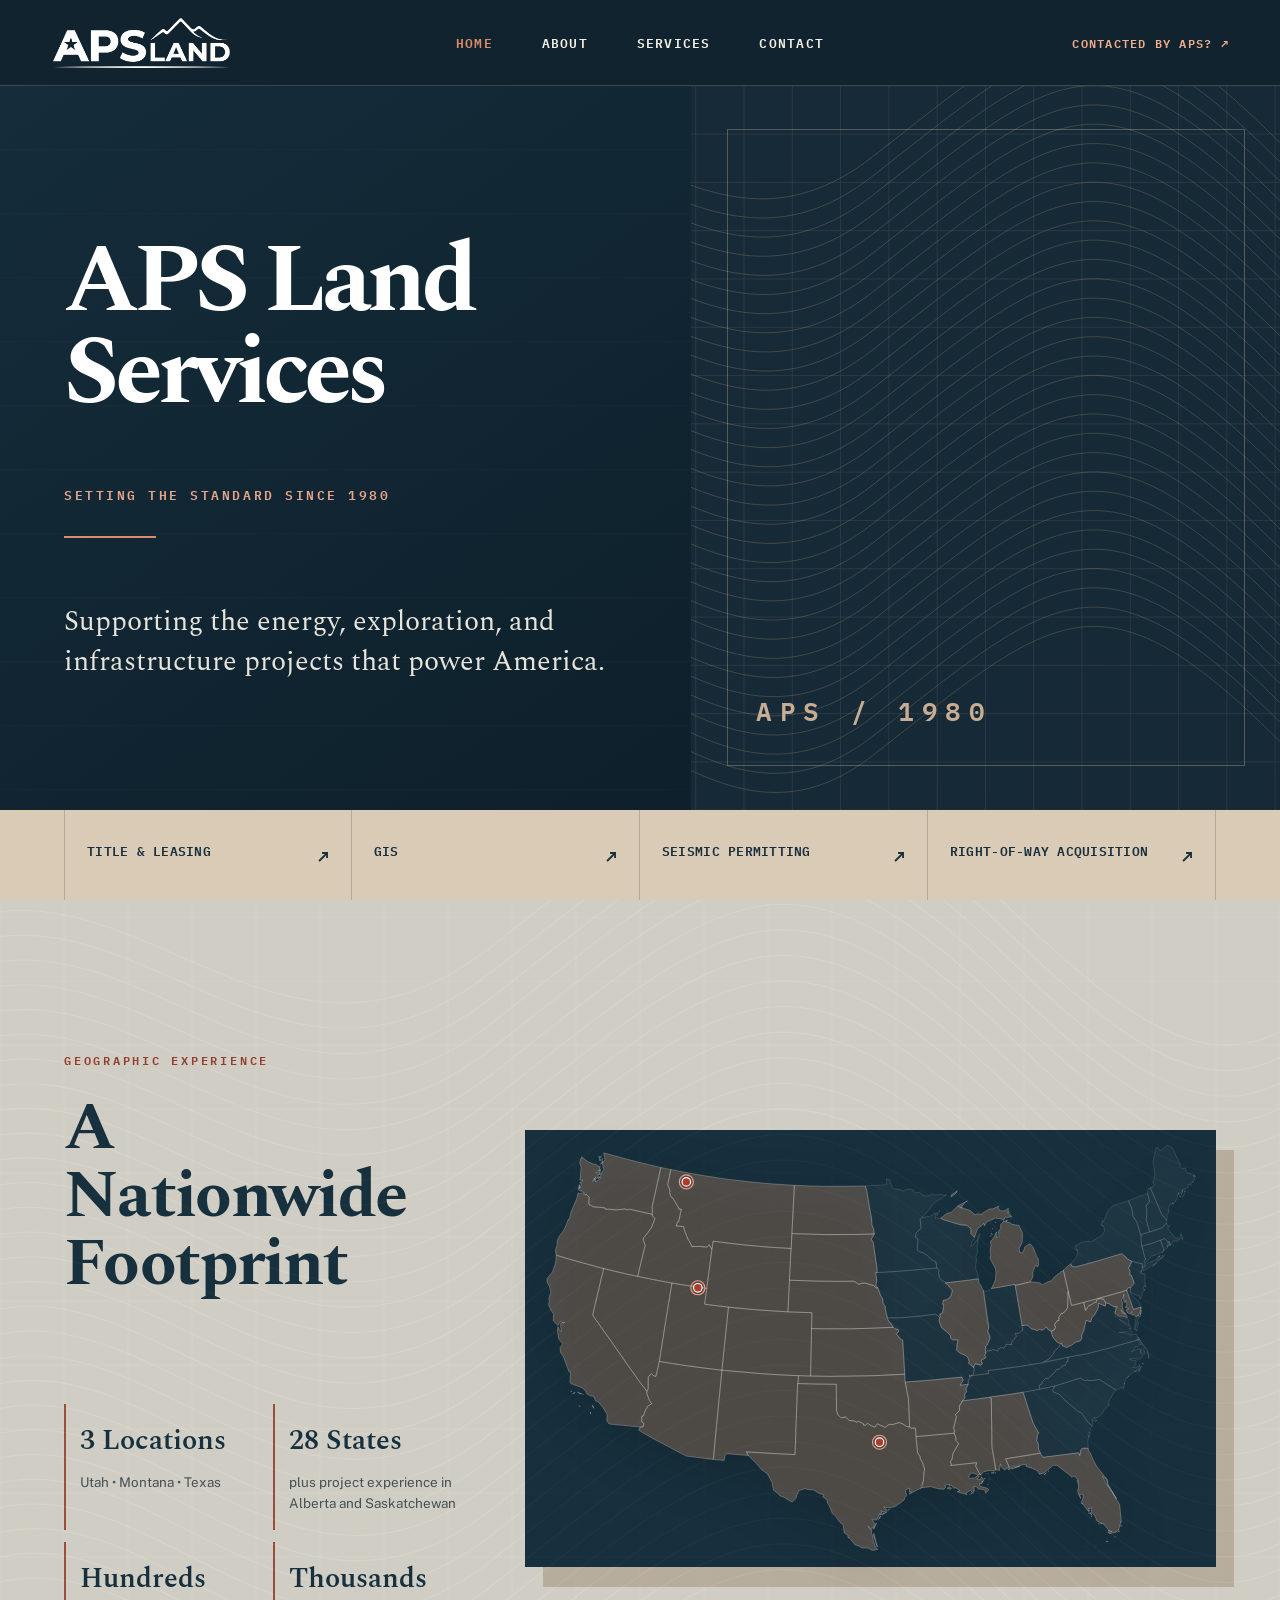
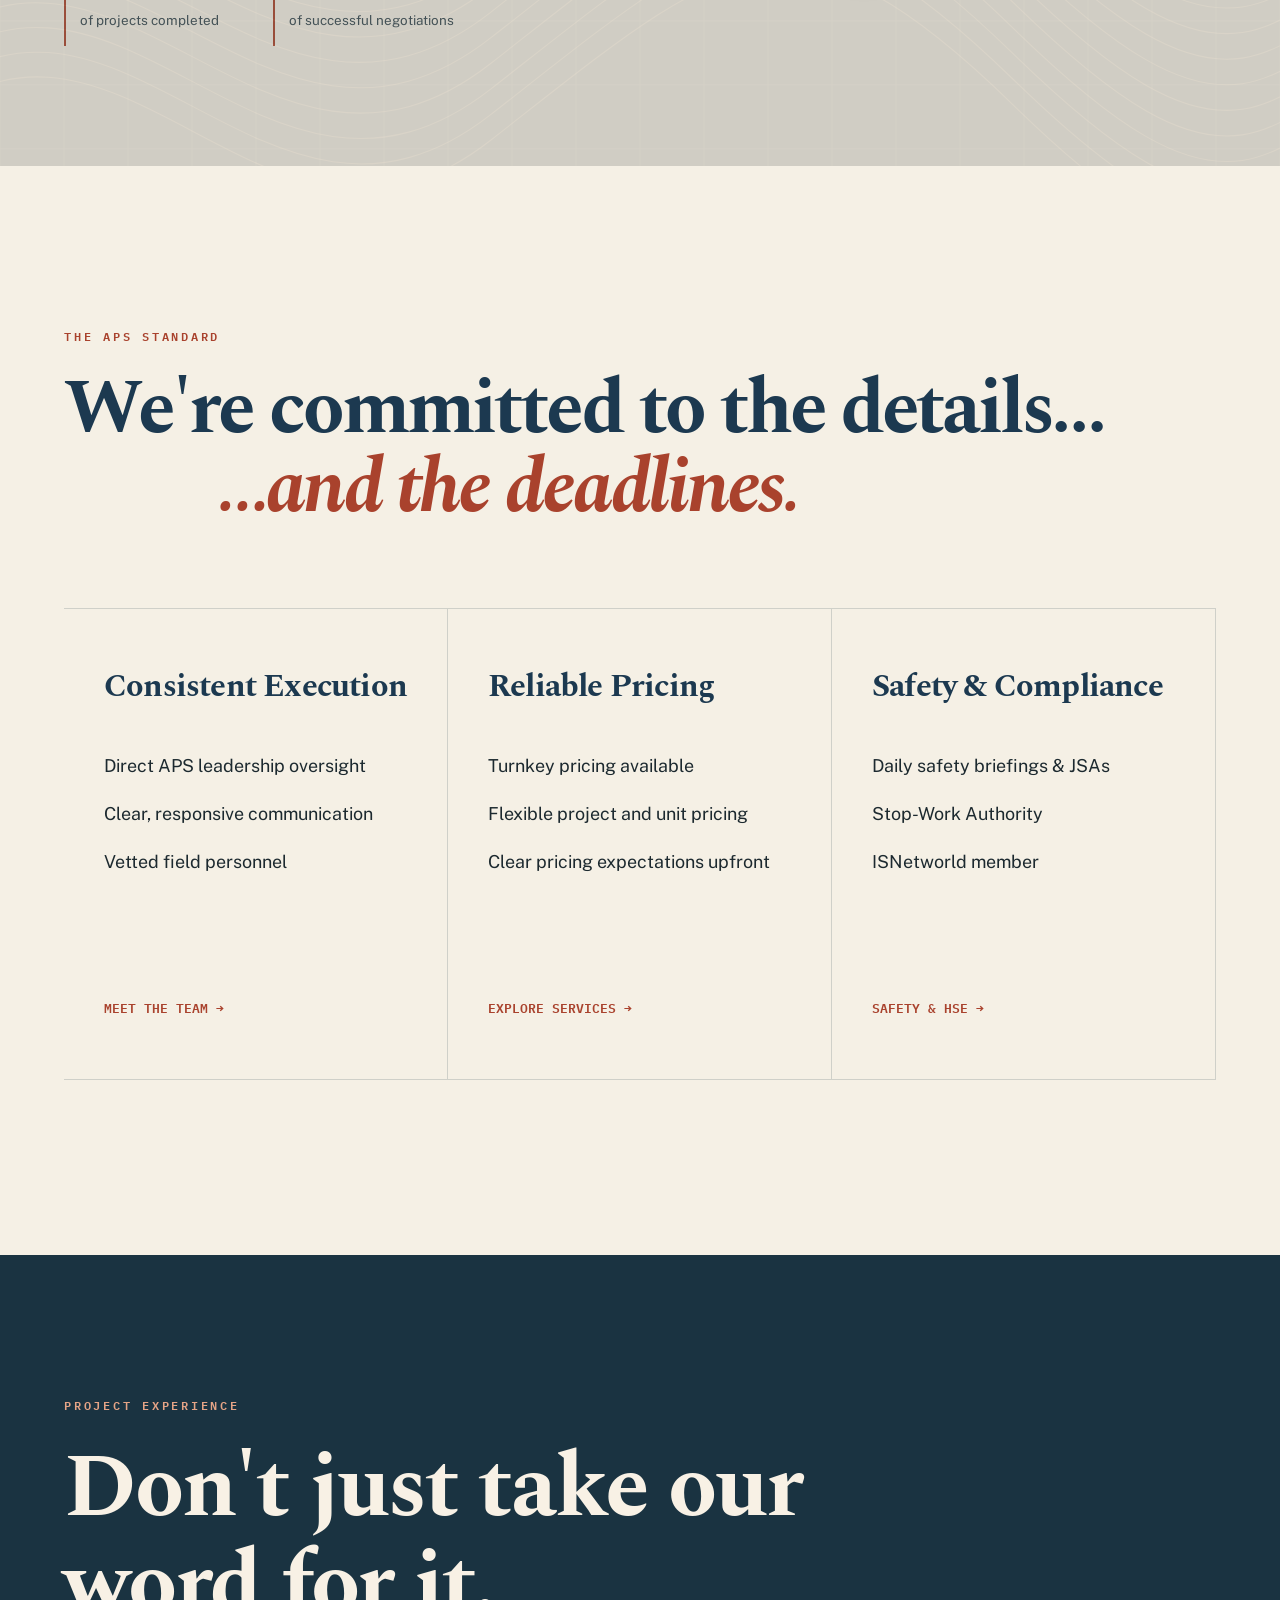
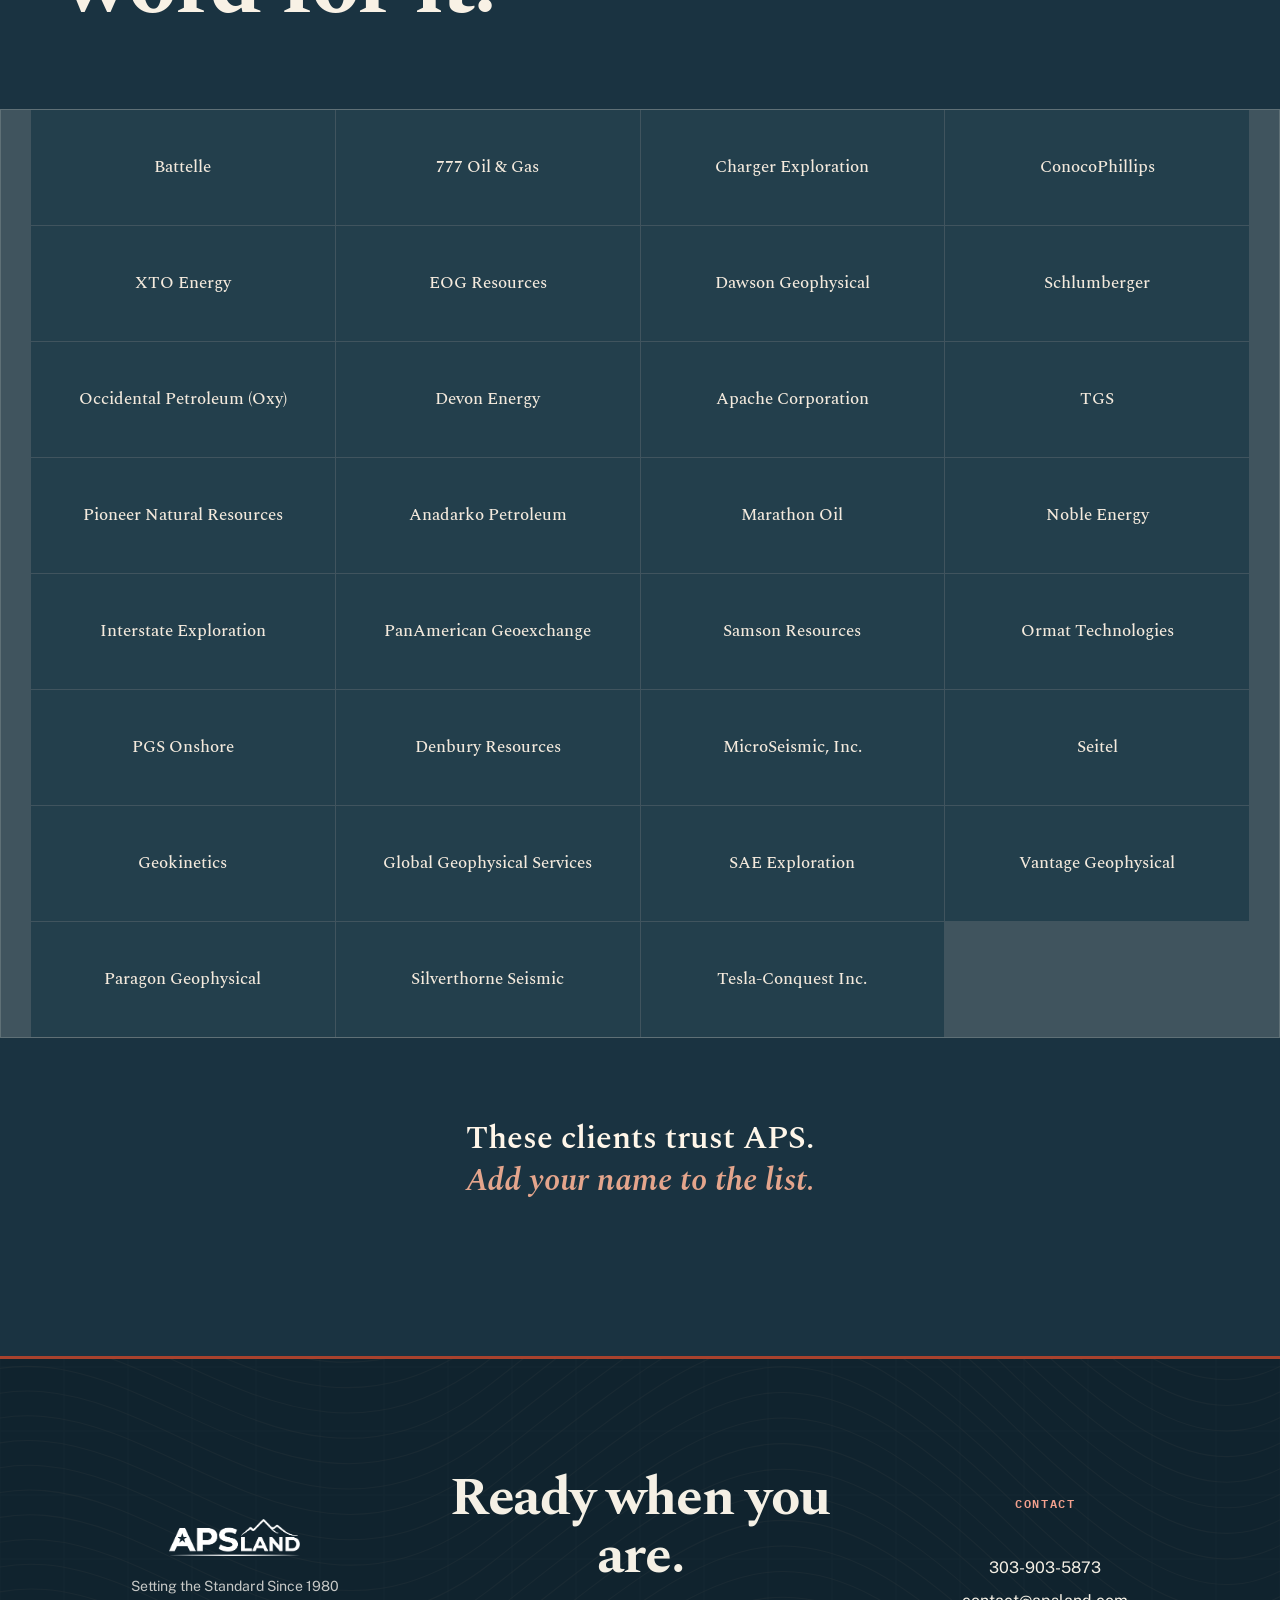
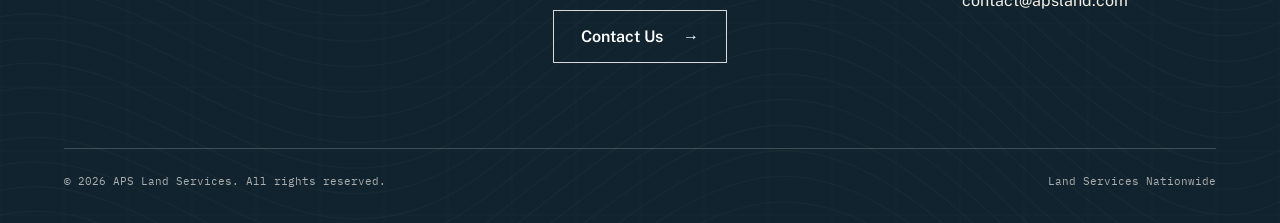
<file: index.html>
<!DOCTYPE html>

<html lang="en"><head><meta charset="utf-8"/><meta content="width=device-width,initial-scale=1" name="viewport"/><meta content="#16222c" name="theme-color"/><link href="assets/favicons/favicon.ico" rel="icon" sizes="any"/><link href="assets/favicons/favicon-32x32.png" rel="icon" sizes="32x32" type="image/png"/><link href="assets/favicons/favicon-16x16.png" rel="icon" sizes="16x16" type="image/png"/><link href="assets/favicons/apple-touch-icon.png" rel="apple-touch-icon" sizes="180x180"/><link href="assets/favicons/site.webmanifest" rel="manifest"/><title>APS Land Services</title><meta content="APS Land Services supports energy, exploration, and infrastructure projects nationwide with right-of-way acquisition, seismic permitting, title and leasing, and GIS services." name="description"/><link href="https://fonts.googleapis.com" rel="preconnect"/><link crossorigin="" href="https://fonts.gstatic.com" rel="preconnect"/><link href="https://fonts.googleapis.com/css2?family=Spectral:ital,wght@0,400;0,500;0,600;0,700;1,400;1,500&amp;family=Public+Sans:wght@400;500;600;700&amp;family=IBM+Plex+Mono:wght@400;500;600&amp;display=swap" rel="stylesheet"/><link href="css/styles.css" rel="stylesheet"/><link href="css/index.css" rel="stylesheet"/><link href="css/concept-v2.css" rel="stylesheet"/></head><body class="page-index"><nav aria-label="Primary navigation" class="site-nav"><div class="nav-inner"><a aria-label="APS Land Services home" class="nav-logo" href="index.html"><img alt="APS Land Services" src="assets/branding/APSLand_Logo_cropped.png"/></a><div class="nav-links" id="navLinks"><a href="index.html">Home</a><a href="about.html">About</a><a href="services.html">Services</a><a href="contact.html">Contact</a></div><a class="nav-landowner" href="contact.html">Contacted by APS? <span aria-hidden="true">↗</span></a><button aria-controls="navLinks" aria-expanded="false" aria-label="Open navigation" class="nav-toggle"><span></span><span></span><span></span></button></div></nav><div class="page-content"><header class="hero shell concept-hero"><div class="hero-editorial"><div class="hero-identity">
<h1>APS Land Services</h1>
<p class="hero-tagline">Setting the Standard Since 1980</p>
<div class="hero-rule"></div>
</div><p class="hero-purpose">
      Supporting the energy, exploration, and infrastructure projects that power America.
    </p></div><div aria-hidden="true" class="hero-terrain"></div>
<div class="hero-landowner">
<a class="hero-landowner-link" href="contact.html">
        Contacted by APS? Start Here
        <span class="arrow">→</span>
</a>
</div>
<nav aria-label="Our services" class="hero-capabilities">
<a class="hero-cap-link" href="services.html#title-ownership">Title &amp; Leasing</a>
<span aria-hidden="true" class="hero-sep"></span>
<a class="hero-cap-link" href="services.html#gis-services">GIS</a>
<span aria-hidden="true" class="hero-sep"></span>
<a class="hero-cap-link" href="services.html#seismic-permitting">Seismic Permitting</a>
<span aria-hidden="true" class="hero-sep"></span>
<a class="hero-cap-link" href="services.html#right-of-way">Right-of-Way Acquisition</a>
</nav></header>
<section class="footprint-section" id="footprint">
<div class="footprint-frame">
<div class="footprint-head"><span class="concept-eyebrow">GEOGRAPHIC EXPERIENCE</span>
<h2>A Nationwide Footprint</h2>
</div>
<div class="footprint-stats">
<span class="stat">
<strong>3 Locations</strong>
<small>Utah • Montana • Texas</small>
</span>
<span aria-hidden="true" class="stat-divider"></span>
<span class="stat">
<strong>28 States</strong>
<small>plus project experience in Alberta and Saskatchewan</small>
</span>
<span aria-hidden="true" class="stat-divider"></span>
<span class="stat">
<strong>Hundreds</strong>
<small>of projects completed</small>
</span>
<span aria-hidden="true" class="stat-divider"></span>
<span class="stat">
<strong>Thousands</strong>
<small>of successful negotiations</small>
</span>
</div>
<div class="map-canvas-wrap">
<div class="map-stage">
<div aria-label="Interactive map of the contiguous United States showing APS Land Services coverage and locations" class="map-canvas" id="us-map"></div>
<div class="map-state-panel" id="map-state-panel">
<span class="msp-name" id="msp-name"></span>
</div>
</div>
</div>
</div>
</section>
<section class="capabilities-section shell" id="capabilities">
<div class="commitment-head"><span class="concept-eyebrow">THE APS STANDARD</span>
<h2 class="commitment-headline">
<span class="ch-line ch-line-1">
          We're committed to the details<span class="ch-ellipsis">…</span>
</span>
<span class="ch-line ch-line-2">
          …and the deadlines.
        </span>
</h2>
</div>
<div class="capabilities-grid">
<div class="">
<a class="cap-card cap-card--linked" href="about.html#team">
<h3>Consistent Execution</h3>
<ul class="cap-list">
<li>Direct APS leadership oversight</li>
<li>Clear, responsive communication</li>
<li>Vetted field personnel</li>
</ul>
<span class="cap-card-action">Meet the Team <span>→</span></span>
</a>
</div>
<div class="">
<a class="cap-card cap-card--linked" href="services.html#capabilities">
<h3>Reliable Pricing</h3>
<ul class="cap-list">
<li>Turnkey pricing available</li>
<li>Flexible project and unit pricing</li>
<li>Clear pricing expectations upfront</li>
</ul>
<span class="cap-card-action">Explore Services <span>→</span></span>
</a>
</div>
<div class="">
<a class="cap-card cap-card--linked" href="services.html#safety-hse">
<h3>Safety &amp; Compliance</h3>
<ul class="cap-list">
<li>Daily safety briefings &amp; JSAs</li>
<li>Stop-Work Authority</li>
<li>ISNetworld member</li>
</ul>
<span class="cap-card-action">Safety &amp; HSE <span>→</span></span>
</a>
</div>
</div>
</section>
<section class="proven-section" id="clients">
<div class="shell">
<div class="section-head-center proof-head"><span class="concept-eyebrow">PROJECT EXPERIENCE</span>
<h2>Don't just take our word for it.</h2>
</div>
</div>
<div class="client-grid"><span class="client-name">Battelle</span><span class="client-name">777 Oil &amp; Gas</span><span class="client-name">Charger Exploration</span><span class="client-name">ConocoPhillips</span><span class="client-name">XTO Energy</span><span class="client-name">EOG Resources</span><span class="client-name">Dawson Geophysical</span><span class="client-name">Schlumberger</span><span class="client-name">Occidental Petroleum (Oxy)</span><span class="client-name">Devon Energy</span><span class="client-name">Apache Corporation</span><span class="client-name">TGS</span><span class="client-name">Pioneer Natural Resources</span><span class="client-name">Anadarko Petroleum</span><span class="client-name">Marathon Oil</span><span class="client-name">Noble Energy</span><span class="client-name">Interstate Exploration</span><span class="client-name">PanAmerican Geoexchange</span><span class="client-name">Samson Resources</span><span class="client-name">Ormat Technologies</span><span class="client-name">PGS Onshore</span><span class="client-name">Denbury Resources</span><span class="client-name">MicroSeismic, Inc.</span><span class="client-name">Seitel</span><span class="client-name">Geokinetics</span><span class="client-name">Global Geophysical Services</span><span class="client-name">SAE Exploration</span><span class="client-name">Vantage Geophysical</span><span class="client-name">Paragon Geophysical</span><span class="client-name">Silverthorne Seismic</span><span class="client-name">Tesla-Conquest Inc.</span></div>
<div class="proof-close">
<p>These clients trust APS.</p>
<p>Add your name to the list.</p>
</div>
</section>
<footer class="site-footer">
<div class="shell">
<div class="footer-grid">
<div class="col-brand footer-brand">
<img alt="APS Land Services" class="footer-logo-img" decoding="async" src="assets/branding/APSLand_Logo_cropped.png"/>
<span class="footer-brand-fallback" id="footerLogoFallback">
            APS Land Services
          </span>
<p>Setting the Standard Since 1980</p>
</div>
<div class="footer-cta">
<h2>Ready when you are.</h2>
<div class="cta-actions">
<a class="cta-btn" href="contact.html">
              Contact Us
              <span class="arrow">→</span>
</a>
</div>
</div>
<div class="col-contact">
<h4 class="contact-header">Contact</h4>
<ul class="contact-list">
<li>
<a class="contact-link" href="tel:+13039035873">
                303-903-5873
              </a>
</li>
<li>
<a class="contact-link" href="mailto:contact@apsland.com">
                contact@apsland.com
              </a>
</li>
</ul>
</div>
</div>
<div class="footer-bottom">
<span>© 2026 APS Land Services. All rights reserved.</span>
<span>Land Services Nationwide</span>
</div>
</div>
</footer></div><script defer="" src="js/main.js"></script><script defer="" src="js/us-map.js"></script></body></html>
</file>
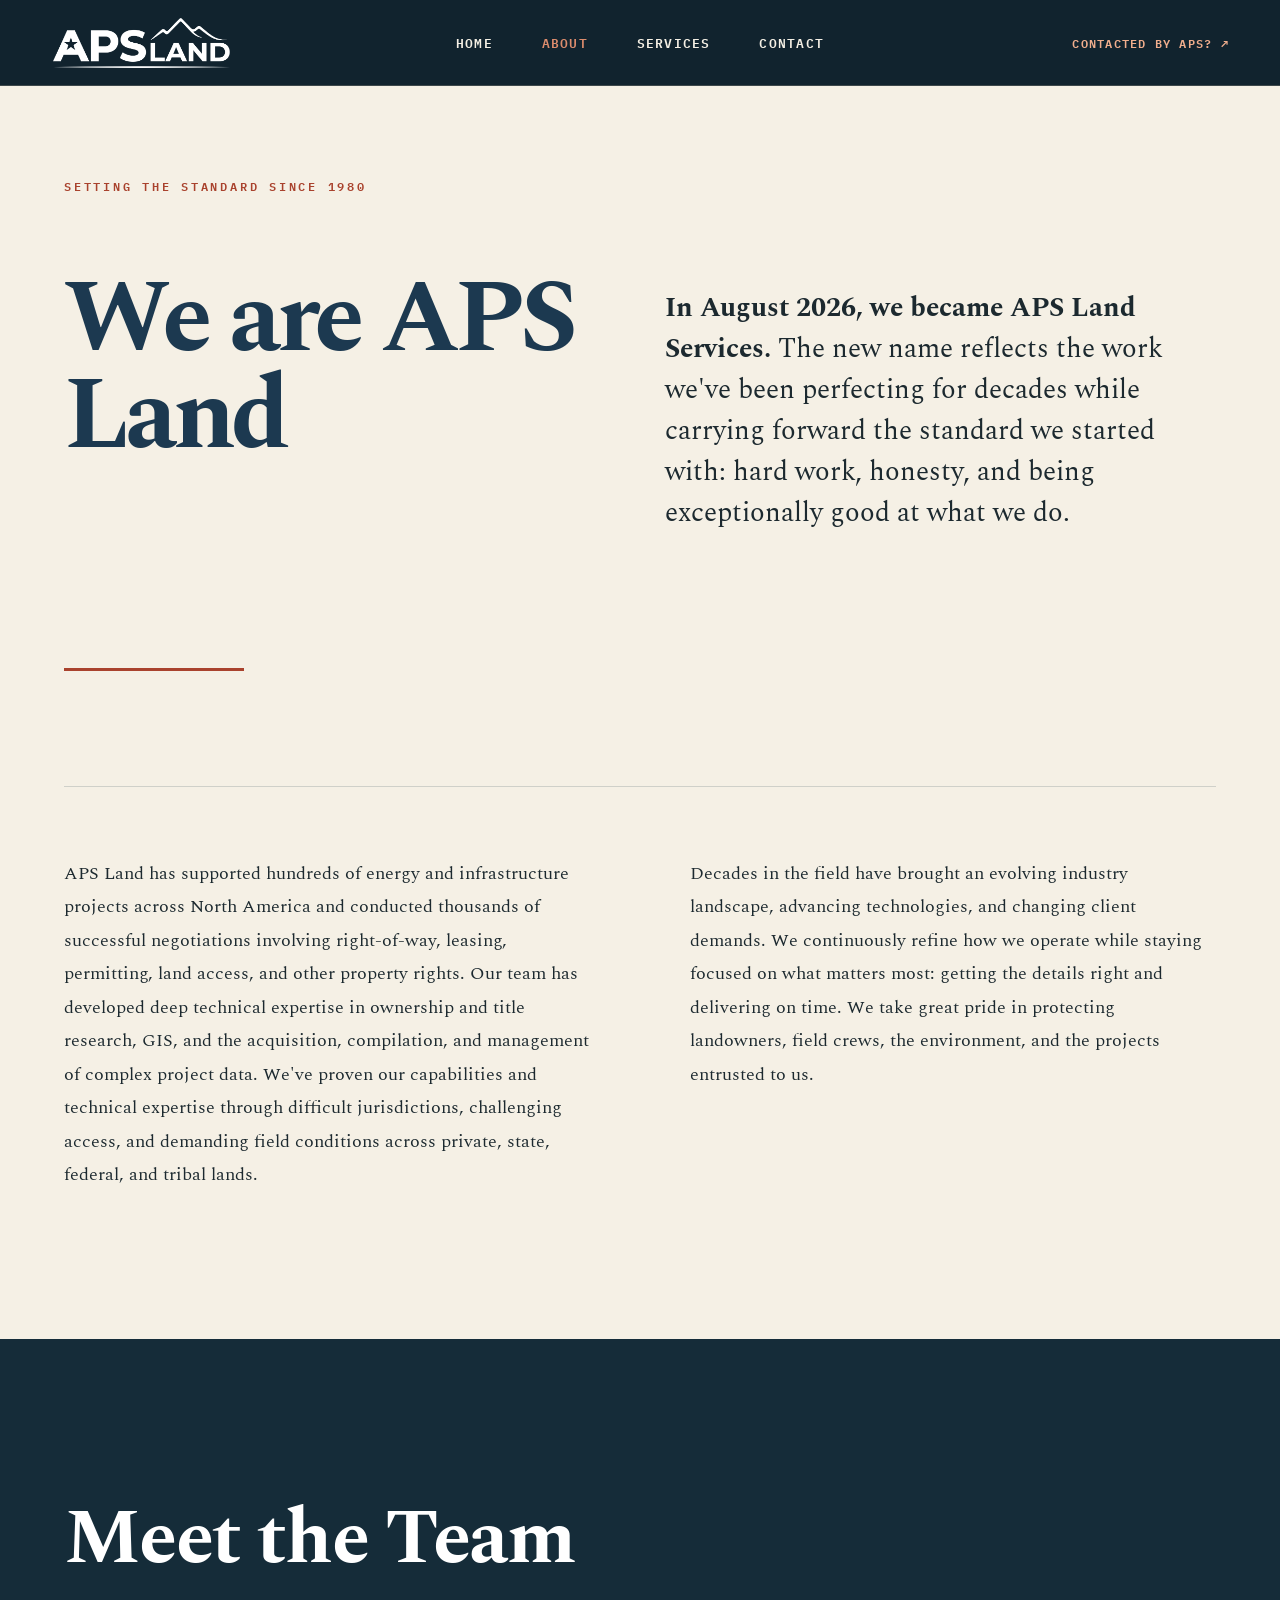
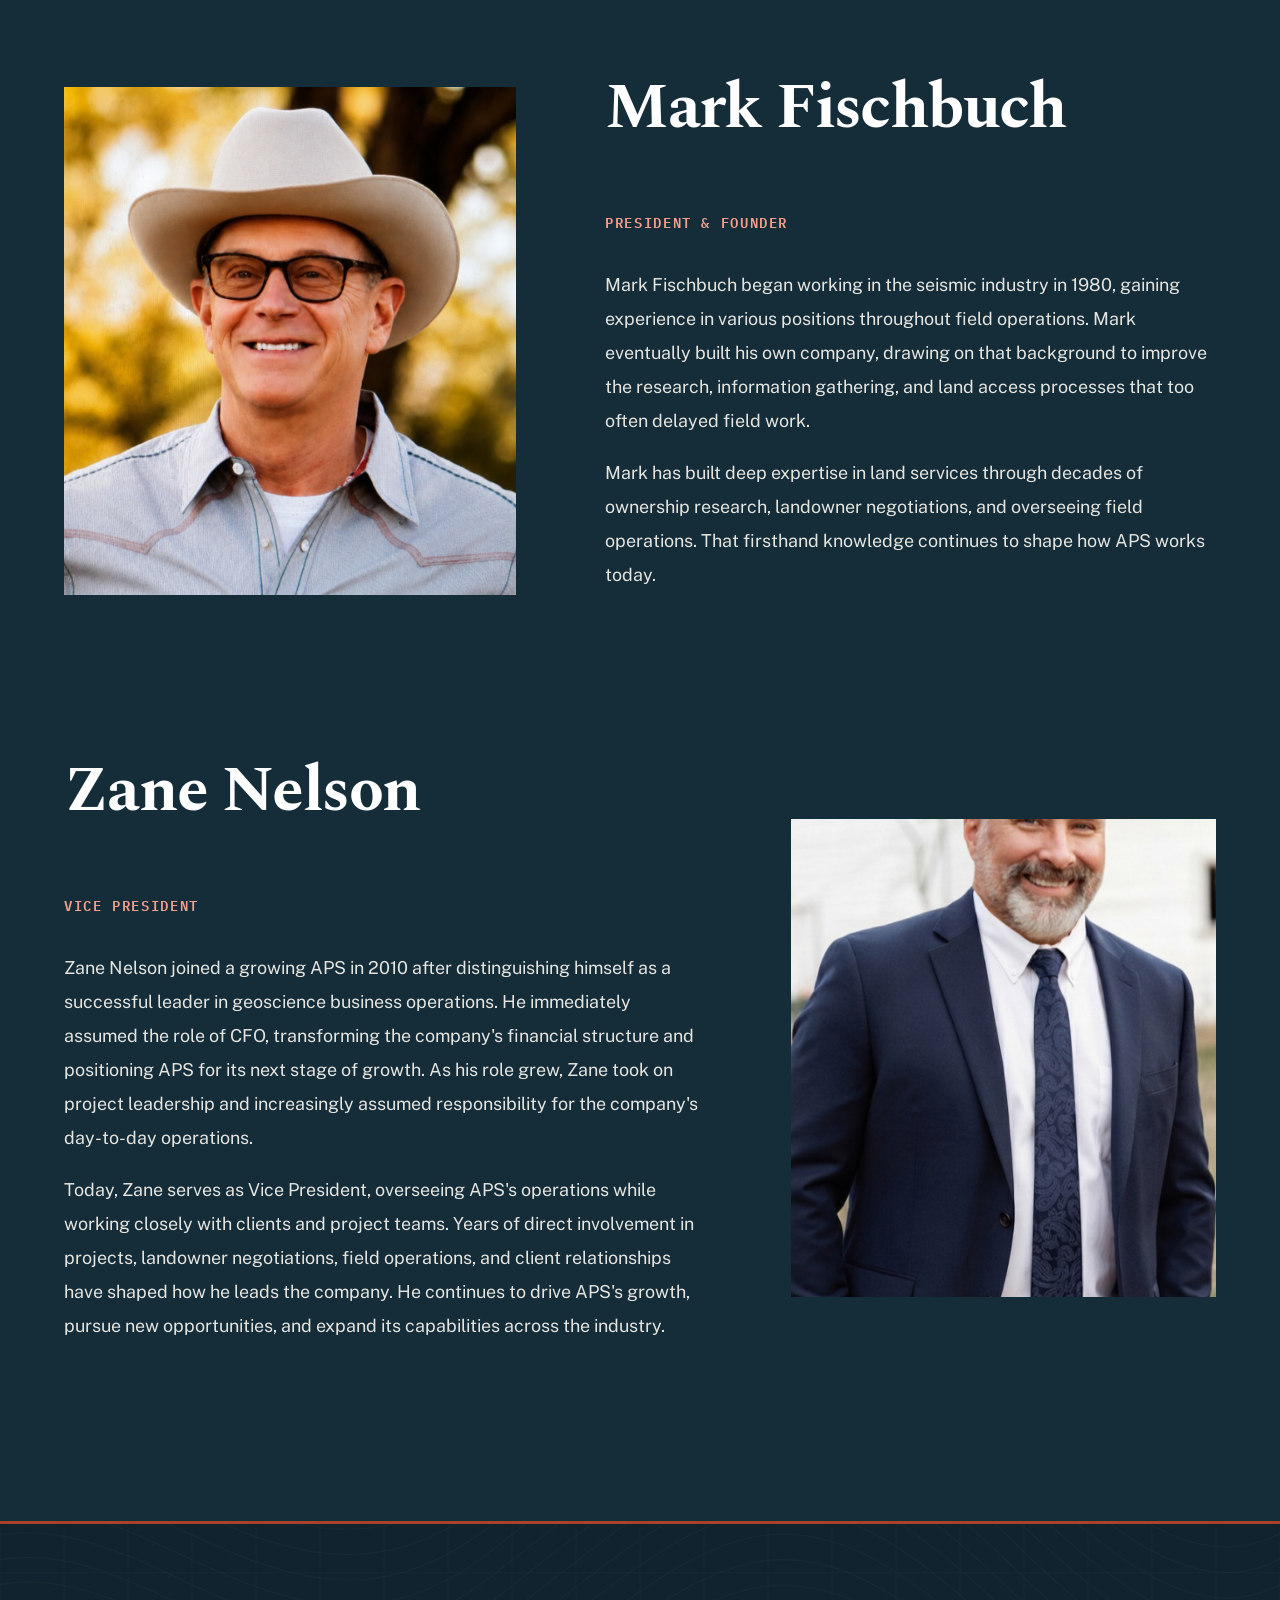
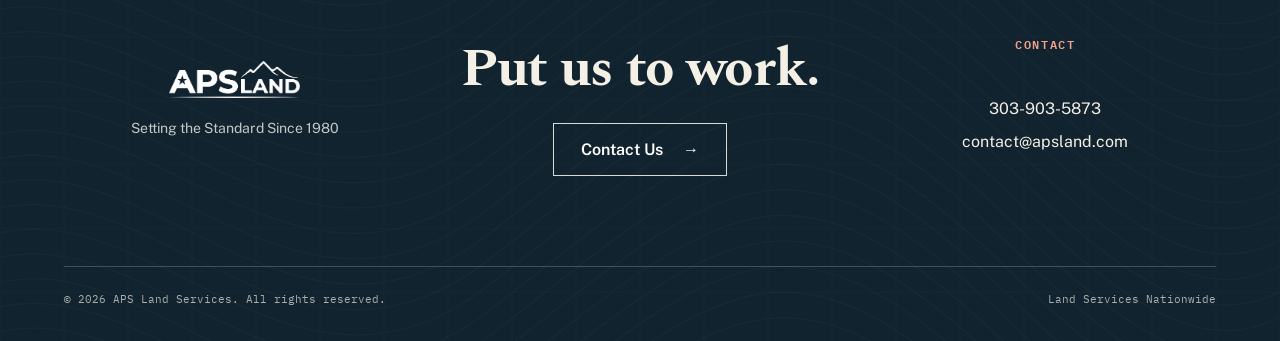
<file: about.html>
<!DOCTYPE html>

<html lang="en"><head><meta charset="utf-8"/><meta content="width=device-width,initial-scale=1" name="viewport"/><meta content="#16222c" name="theme-color"/><link href="assets/favicons/favicon.ico" rel="icon" sizes="any"/><link href="assets/favicons/favicon-32x32.png" rel="icon" sizes="32x32" type="image/png"/><link href="assets/favicons/favicon-16x16.png" rel="icon" sizes="16x16" type="image/png"/><link href="assets/favicons/apple-touch-icon.png" rel="apple-touch-icon" sizes="180x180"/><link href="assets/favicons/site.webmanifest" rel="manifest"/><title>About Us | APS Land Services</title><meta content="Meet the team behind APS Land Services and learn how decades of firsthand experience shape the work we do today." name="description"/><link href="https://fonts.googleapis.com" rel="preconnect"/><link crossorigin="" href="https://fonts.gstatic.com" rel="preconnect"/><link href="https://fonts.googleapis.com/css2?family=Spectral:ital,wght@0,400;0,500;0,600;0,700;1,400;1,500&amp;family=Public+Sans:wght@400;500;600;700&amp;family=IBM+Plex+Mono:wght@400;500;600&amp;display=swap" rel="stylesheet"/><link href="css/styles.css" rel="stylesheet"/><link href="css/about.css" rel="stylesheet"/><link href="css/concept-v2.css" rel="stylesheet"/></head><body class="page-about concept-v2"><nav aria-label="Primary navigation" class="site-nav"><div class="nav-inner"><a aria-label="APS Land Services home" class="nav-logo" href="index.html"><img alt="APS Land Services" src="assets/branding/APSLand_Logo_cropped.png"/></a><div class="nav-links" id="navLinks"><a href="index.html">Home</a><a href="about.html">About</a><a href="services.html">Services</a><a href="contact.html">Contact</a></div><a class="nav-landowner" href="contact.html">Contacted by APS? <span aria-hidden="true">↗</span></a><button aria-controls="navLinks" aria-expanded="false" aria-label="Open navigation" class="nav-toggle"><span></span><span></span><span></span></button></div></nav><div class="page-content"><section class="about-stage" id="about-stage">
<div class="about-stage-inner">
<div class="shell">
<div class="about-stage-content">
<div class="stage-intro"><span class="concept-eyebrow">SETTING THE STANDARD SINCE 1980</span>
<div class="about-heading">
<h1>We are APS Land</h1>
</div>
<p class="rebrand-lead">
<span class="rebrand-intro">In August 2026, we became APS Land Services.</span> The new name reflects the work we've been perfecting for decades while carrying forward the standard we started with: hard work, honesty, and being exceptionally good at what we do.
          </p>
<div aria-hidden="true" class="stage-rule"></div>
</div>
<div class="proof-block">
<p class="proof-paragraph">
            APS Land has supported hundreds of energy and infrastructure projects across North America and conducted thousands of successful negotiations involving right-of-way, leasing, permitting, land access, and other property rights. Our team has developed deep technical expertise in ownership and title research, GIS, and the acquisition, compilation, and management of complex project data. We've proven our capabilities and technical expertise through difficult jurisdictions, challenging access, and demanding field conditions across private, state, federal, and tribal lands.
          </p>
<p class="proof-paragraph">
            Decades in the field have brought an evolving industry landscape, advancing technologies, and changing client demands. We continuously refine how we operate while staying focused on what matters most: getting the details right and delivering on time. We take great pride in protecting landowners, field crews, the environment, and the projects entrusted to us.
          </p>
</div>
</div>
</div>
</div>
</section>
<section class="team-section" id="team">
<div class="shell">
<div class="team-heading">
<h2>Meet the Team</h2>
</div>
<div class="team-list">
<article class="team-profile">
<div class="team-photo-frame">
<img alt="Mark Fischbuch, President &amp; Founder" loading="lazy" src="assets/images/mark_photo1.png"/>
</div>
<div class="team-profile-content">
<h3>Mark Fischbuch</h3>
<span class="team-role">President &amp; Founder</span>
<p class="team-bio">Mark Fischbuch began working in the seismic industry in 1980, gaining experience in various positions throughout field operations. Mark eventually built his own company, drawing on that background to improve the research, information gathering, and land access processes that too often delayed field work.</p>
<p class="team-bio">Mark has built deep expertise in land services through decades of ownership research, landowner negotiations, and overseeing field operations. That firsthand knowledge continues to shape how APS works today.</p>
</div>
</article>
<article class="team-profile">
<div class="team-photo-frame">
<img alt="Zane Nelson, Vice President" loading="lazy" src="assets/images/zane_photo1.jpg"/>
</div>
<div class="team-profile-content">
<h3>Zane Nelson</h3>
<span class="team-role">Vice President</span>
<p class="team-bio">Zane Nelson joined a growing APS in 2010 after distinguishing himself as a successful leader in geoscience business operations. He immediately assumed the role of CFO, transforming the company's financial structure and positioning APS for its next stage of growth. As his role grew, Zane took on project leadership and increasingly assumed responsibility for the company's day-to-day operations.</p>
<p class="team-bio">Today, Zane serves as Vice President, overseeing APS's operations while working closely with clients and project teams. Years of direct involvement in projects, landowner negotiations, field operations, and client relationships have shaped how he leads the company. He continues to drive APS's growth, pursue new opportunities, and expand its capabilities across the industry.</p>
</div>
</article>
</div>
</div>
</section>
<footer class="site-footer">
<div class="shell">
<div class="footer-grid">
<div class="col-brand footer-brand">
<img alt="APS Land Services" class="footer-logo-img" decoding="async" src="assets/branding/APSLand_Logo_cropped.png"/>
<span class="footer-brand-fallback" id="footerLogoFallback">
            APS Land Services
          </span>
<p>Setting the Standard Since 1980</p>
</div>
<div class="footer-cta">
<h2>Put us to work.</h2>
<div class="cta-actions">
<a class="cta-btn" href="contact.html">
              Contact Us
              <span class="arrow">→</span>
</a>
</div>
</div>
<div class="col-contact">
<h4 class="contact-header">Contact</h4>
<ul class="contact-list">
<li>
<a class="contact-link" href="tel:+13039035873">
                303-903-5873
              </a>
</li>
<li>
<a class="contact-link" href="mailto:contact@apsland.com">
                contact@apsland.com
              </a>
</li>
</ul>
</div>
</div>
<div class="footer-bottom">
<span>© 2026 APS Land Services. All rights reserved.</span>
<span>Land Services Nationwide</span>
</div>
</div>
</footer></div><script defer="" src="js/main.js"></script></body></html>
</file>
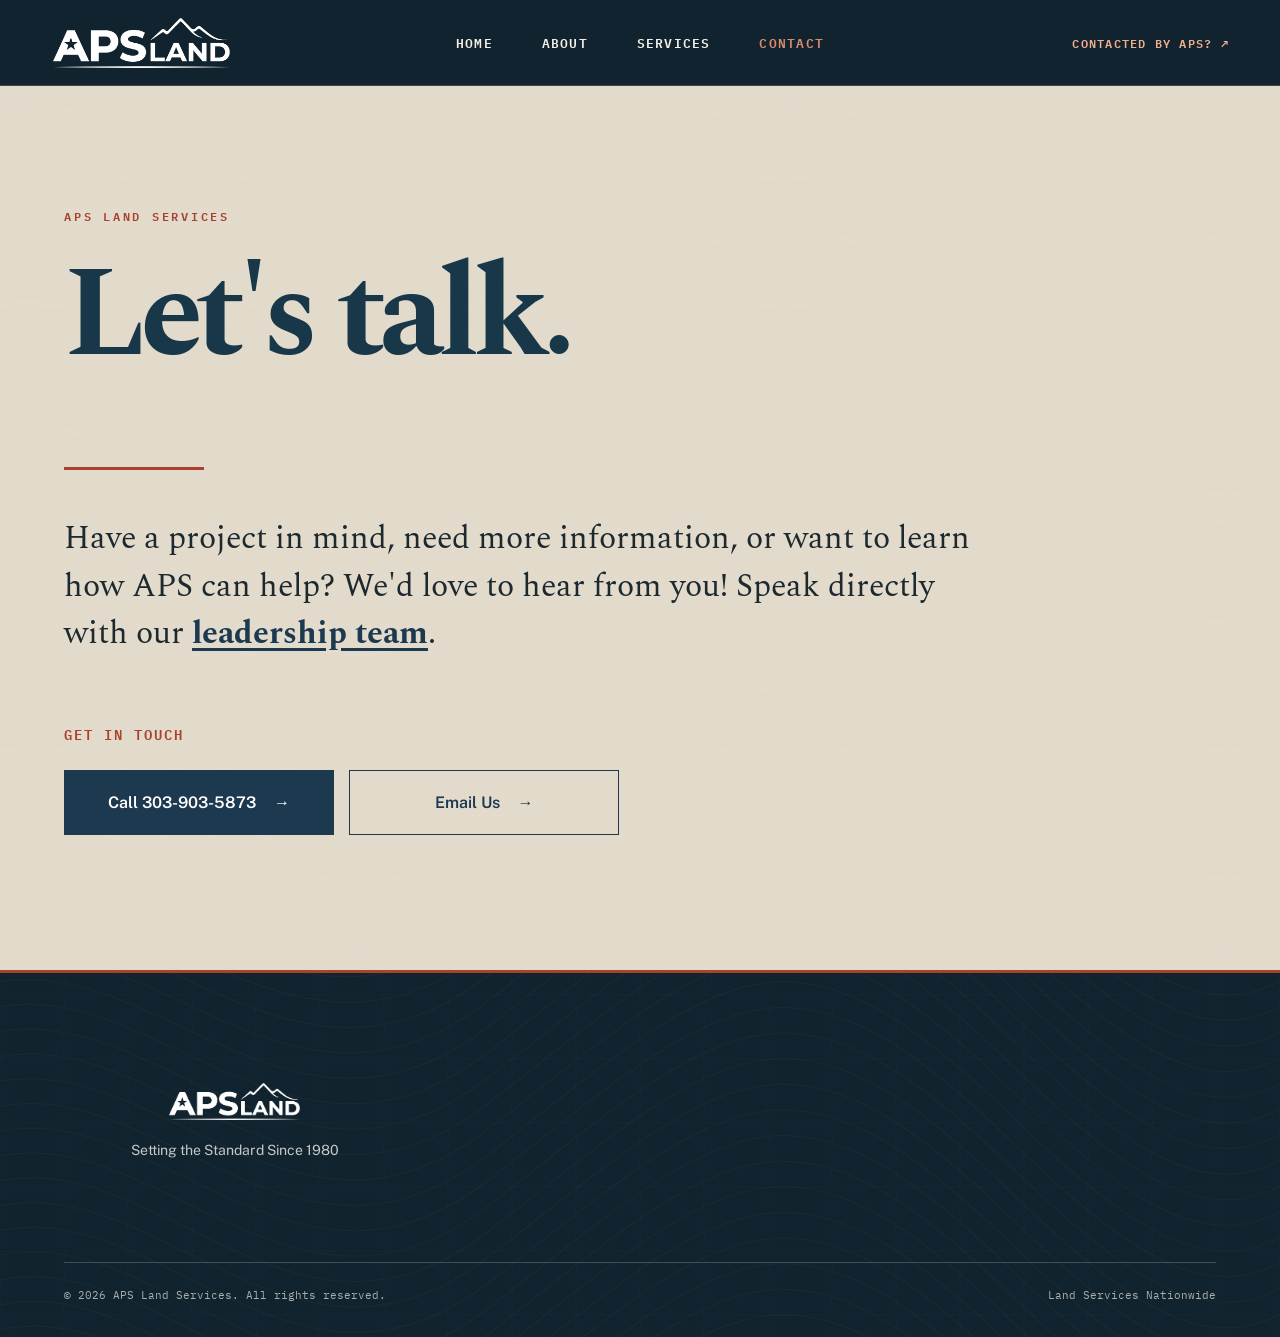
<file: contact.html>
<!DOCTYPE html>

<html lang="en"><head><meta charset="utf-8"/><meta content="width=device-width,initial-scale=1" name="viewport"/><meta content="#16222c" name="theme-color"/><link href="assets/favicons/favicon.ico" rel="icon" sizes="any"/><link href="assets/favicons/favicon-32x32.png" rel="icon" sizes="32x32" type="image/png"/><link href="assets/favicons/favicon-16x16.png" rel="icon" sizes="16x16" type="image/png"/><link href="assets/favicons/apple-touch-icon.png" rel="apple-touch-icon" sizes="180x180"/><link href="assets/favicons/site.webmanifest" rel="manifest"/><title>Contact Us | APS Land Services</title><meta content="Connect with APS leadership — we're happy to consult or answer questions at any point in the process." name="description"/><link href="https://fonts.googleapis.com" rel="preconnect"/><link crossorigin="" href="https://fonts.gstatic.com" rel="preconnect"/><link href="https://fonts.googleapis.com/css2?family=Spectral:ital,wght@0,400;0,500;0,600;0,700;1,400;1,500&amp;family=Public+Sans:wght@400;500;600;700&amp;family=IBM+Plex+Mono:wght@400;500;600&amp;display=swap" rel="stylesheet"/><link href="css/styles.css" rel="stylesheet"/><link href="css/contact.css" rel="stylesheet"/><link href="css/concept-v2.css" rel="stylesheet"/></head><body class="page-contact concept-v2"><nav aria-label="Primary navigation" class="site-nav"><div class="nav-inner"><a aria-label="APS Land Services home" class="nav-logo" href="index.html"><img alt="APS Land Services" src="assets/branding/APSLand_Logo_cropped.png"/></a><div class="nav-links" id="navLinks"><a href="index.html">Home</a><a href="about.html">About</a><a href="services.html">Services</a><a href="contact.html">Contact</a></div><a class="nav-landowner" href="contact.html">Contacted by APS? <span aria-hidden="true">↗</span></a><button aria-controls="navLinks" aria-expanded="false" aria-label="Open navigation" class="nav-toggle"><span></span><span></span><span></span></button></div></nav><div class="page-content"><main class="contact-page">
<header class="contact-hero shell"><span class="concept-eyebrow">APS LAND SERVICES</span>
<h1>Let's talk.</h1>
<div class="contact-hero-rule"></div>
<p class="contact-hero-copy">
        Have a project in mind, need more information, or want to learn how APS can help?
        We'd love to hear from you! Speak directly with our <strong><a class="leadership-link" href="about.html#team">leadership team</a></strong>.
      </p>
<div class="contact-section">
<div class="contact-pillar">
<span class="contact-lead">Get in Touch</span>
<div class="contact-methods">
<a class="contact-btn" href="tel:+13039035873">
              Call 303-903-5873
              <span class="arrow">→</span>
</a>
<a class="contact-btn contact-btn-secondary" href="mailto:contact@apsland.com">
              Email Us
              <span class="arrow">→</span>
</a>
</div>
</div>
</div>
</header>
</main>
<footer class="site-footer">
<div class="shell">
<div class="footer-grid">
<div class="footer-brand">
<img alt="APS Land Services" class="footer-logo-img" decoding="async" src="assets/branding/APSLand_Logo_cropped.png"/>
<span class="footer-brand-fallback" id="footerLogoFallback">
            APS Land Services
          </span>
<p>Setting the Standard Since 1980</p>
</div>
</div>
<div class="footer-bottom">
<span>© 2026 APS Land Services. All rights reserved.</span>
<span>Land Services Nationwide</span>
</div>
</div>
</footer></div><script defer="" src="js/main.js"></script></body></html>
</file>
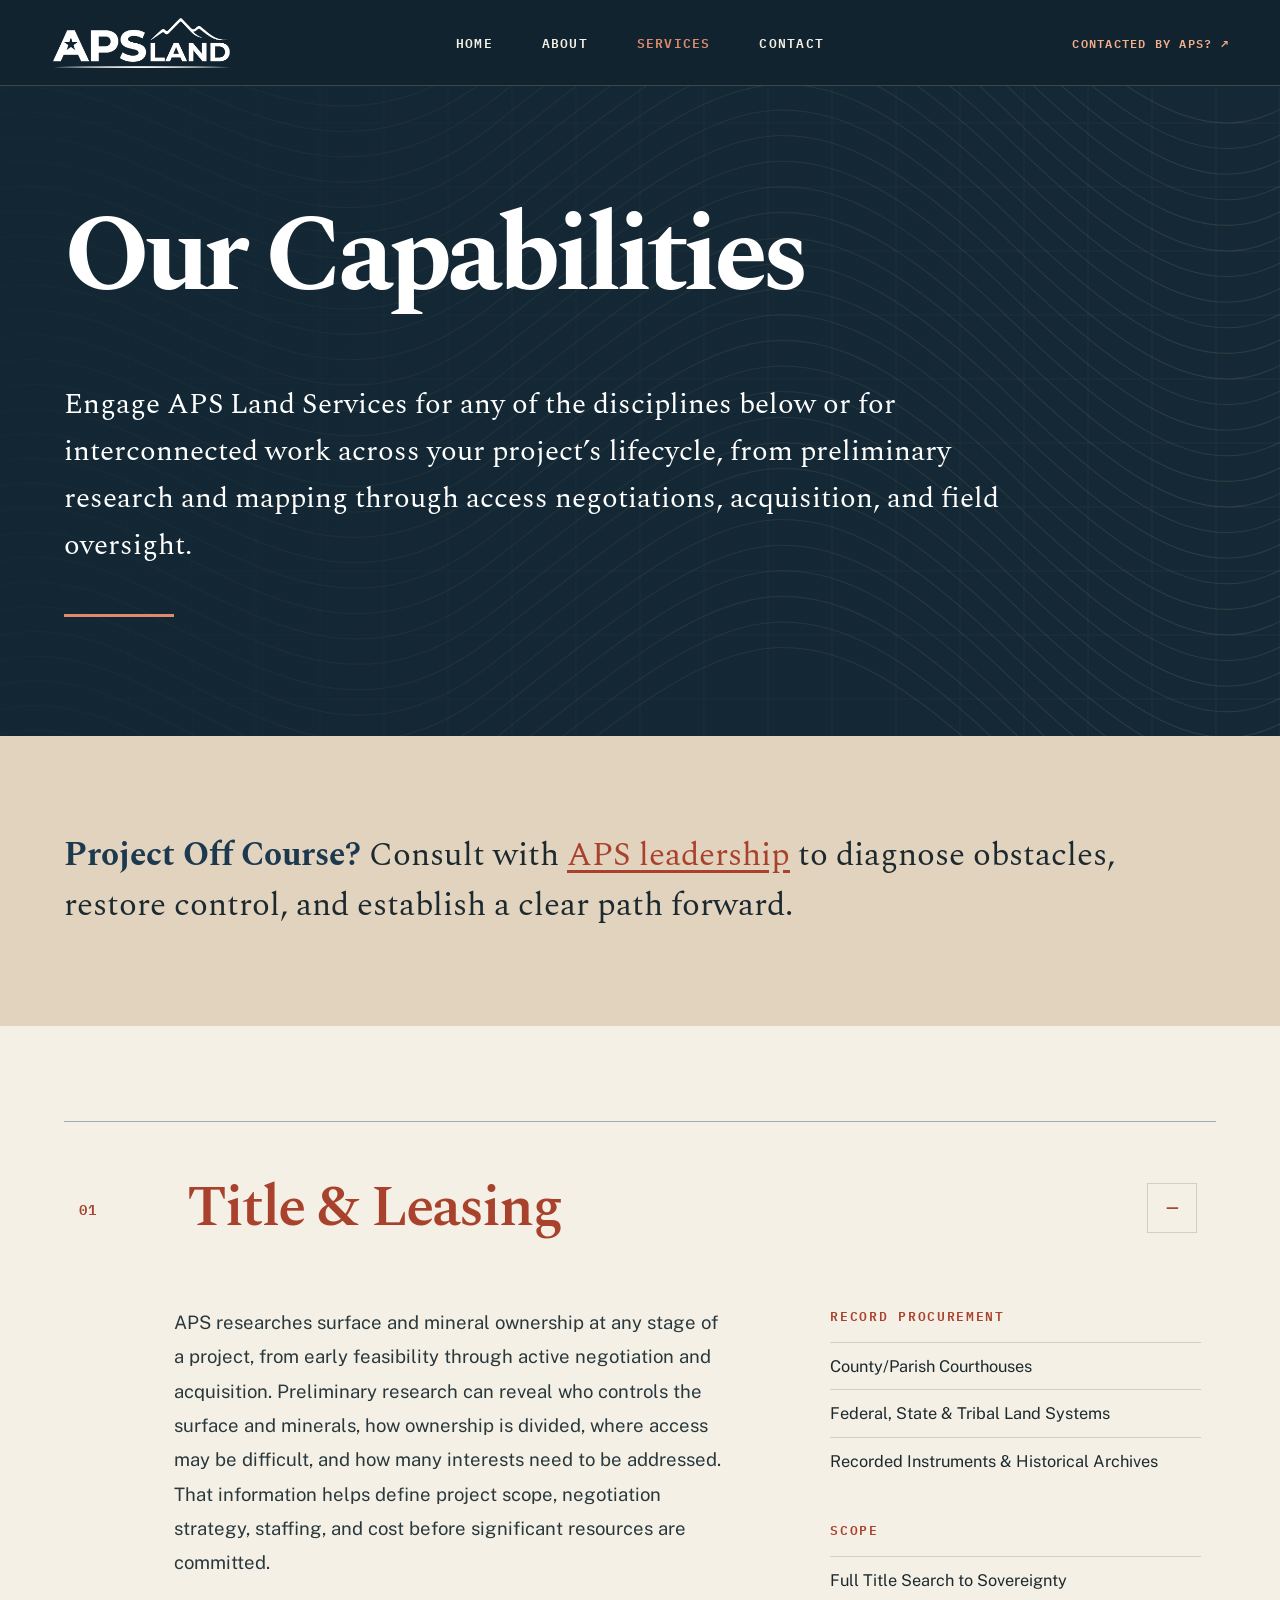
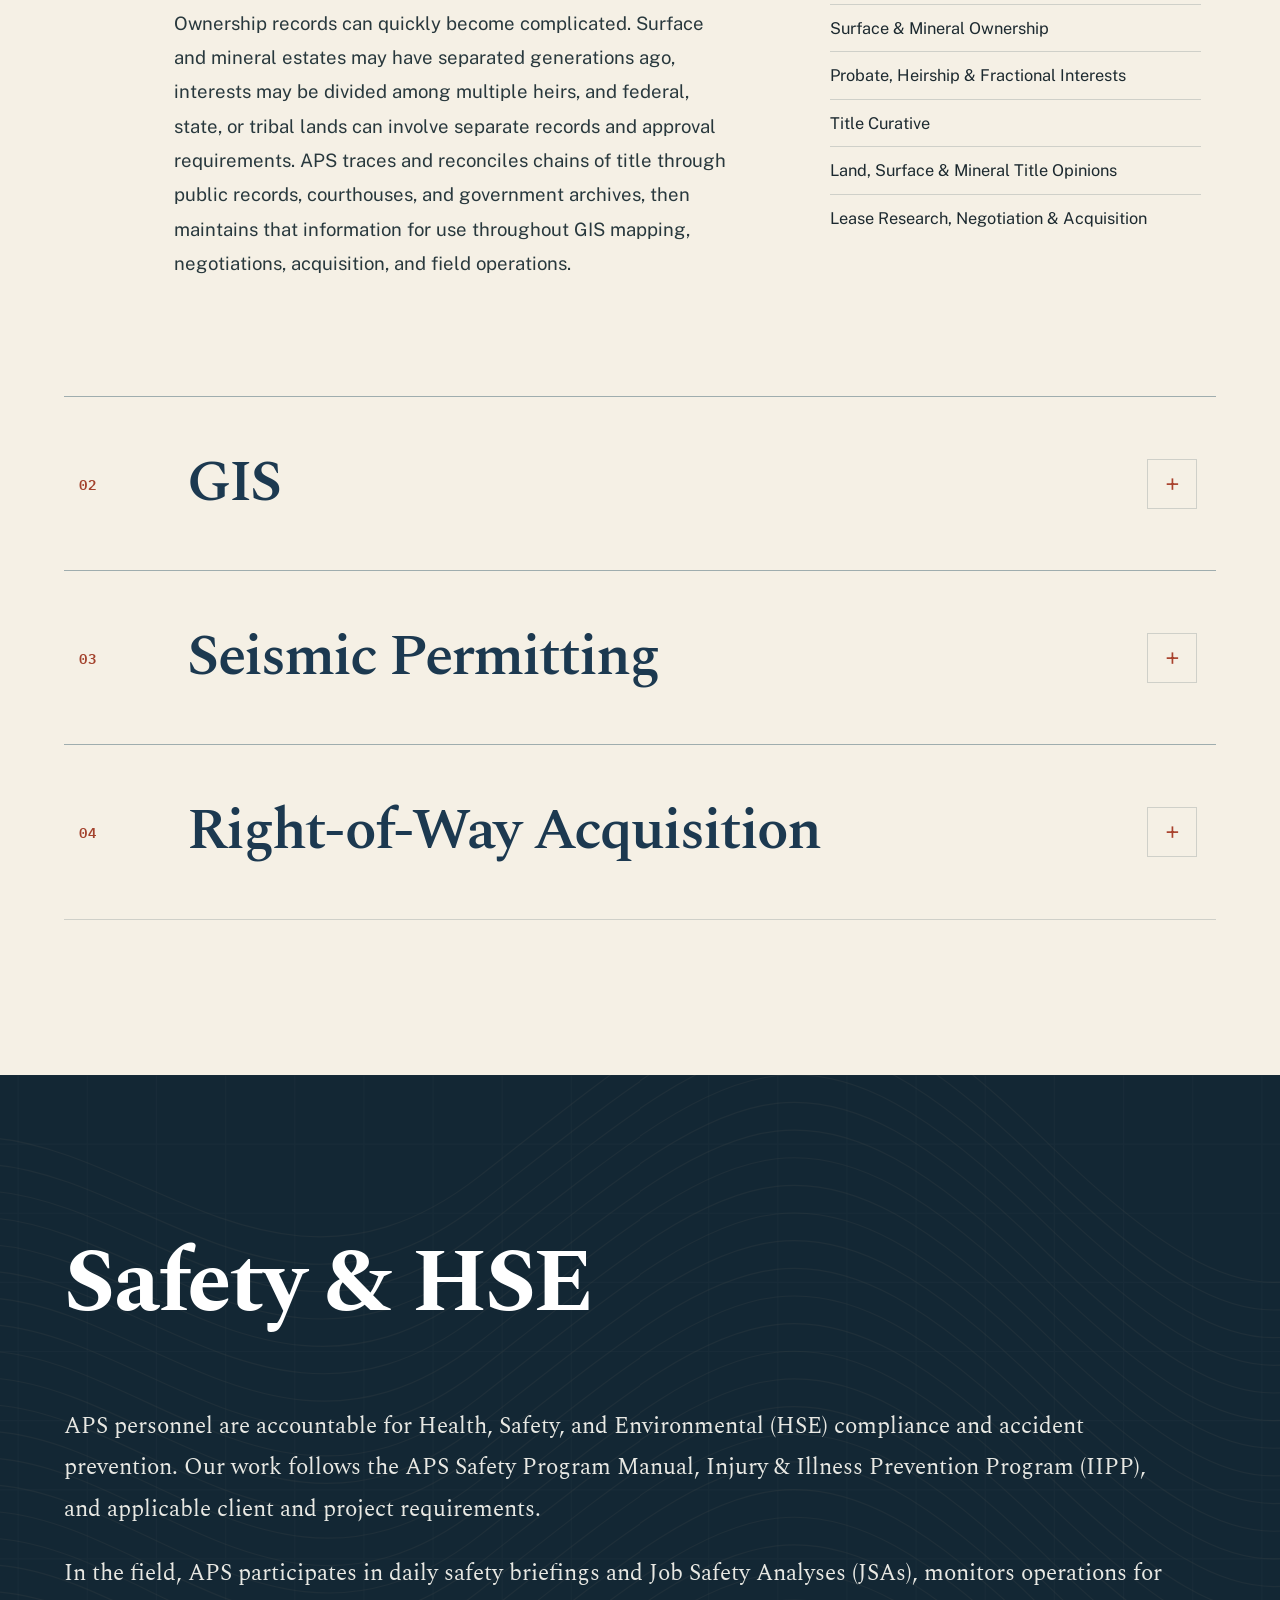
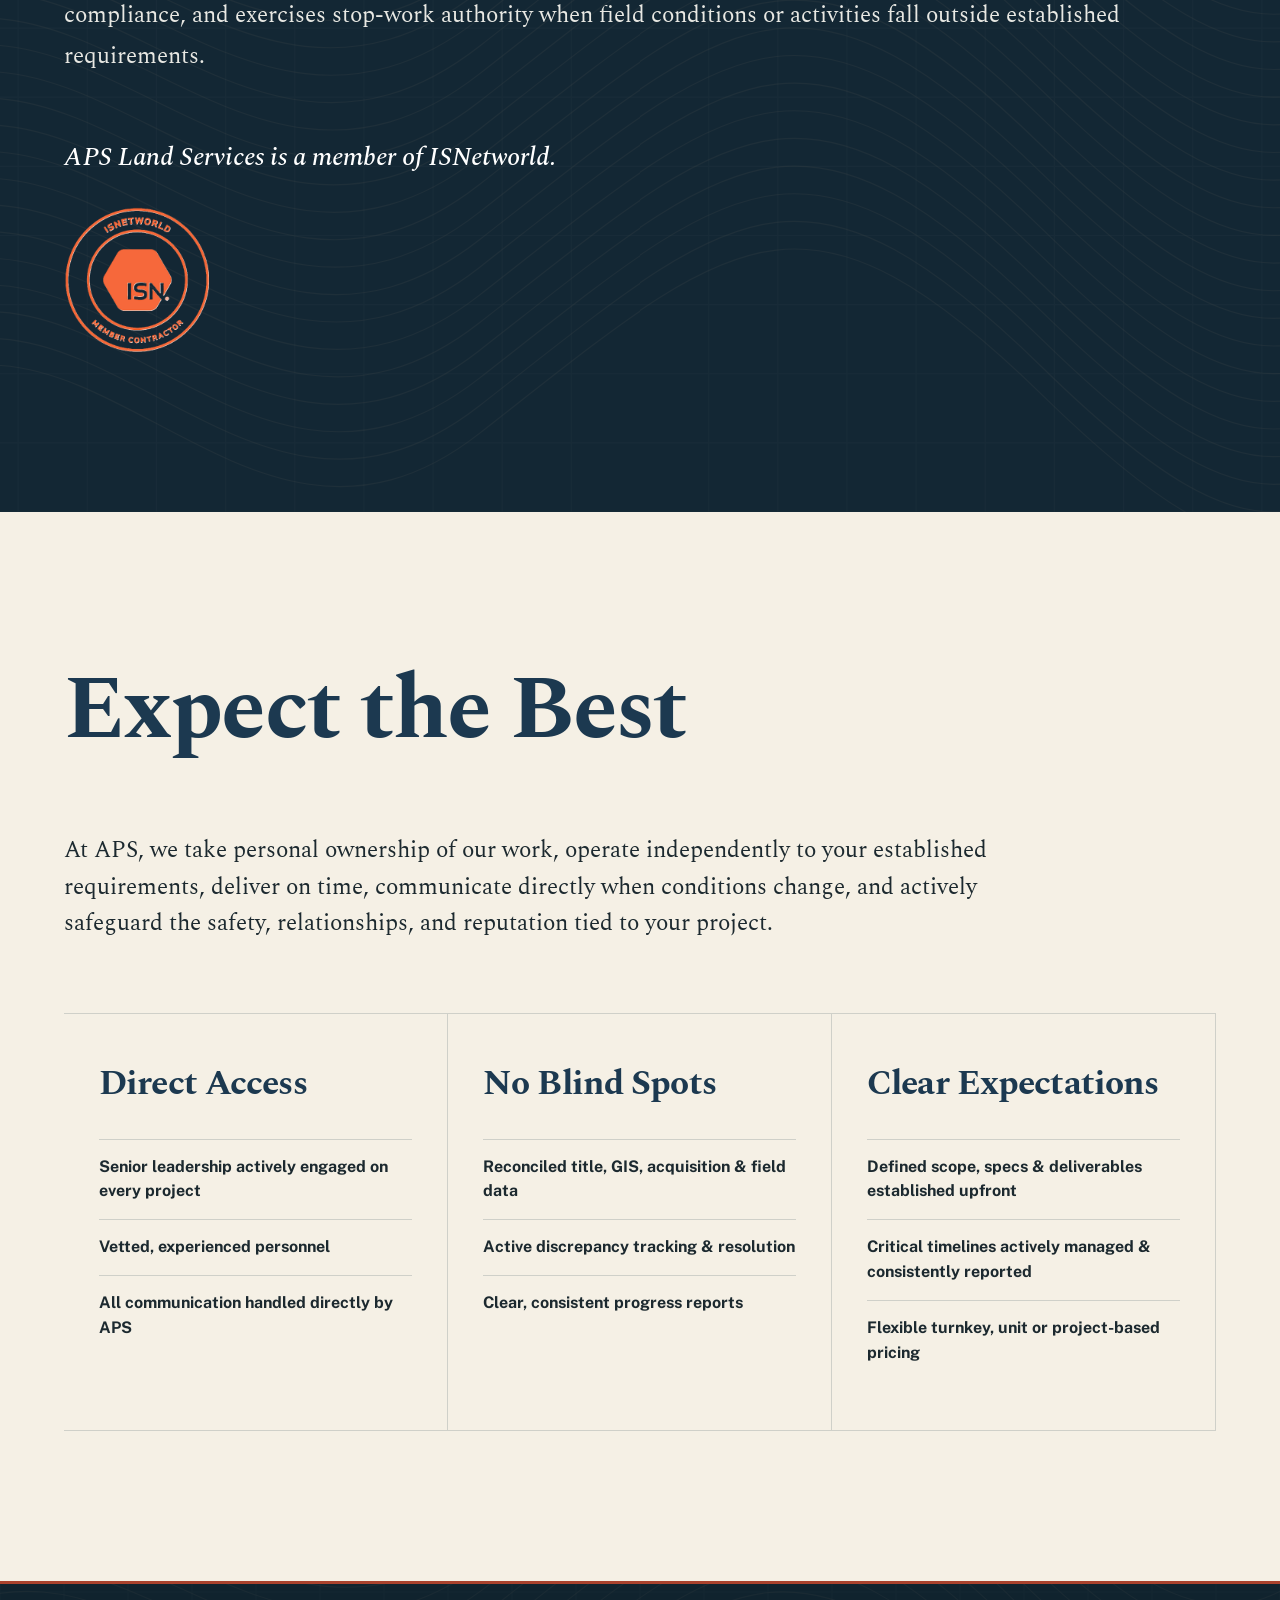
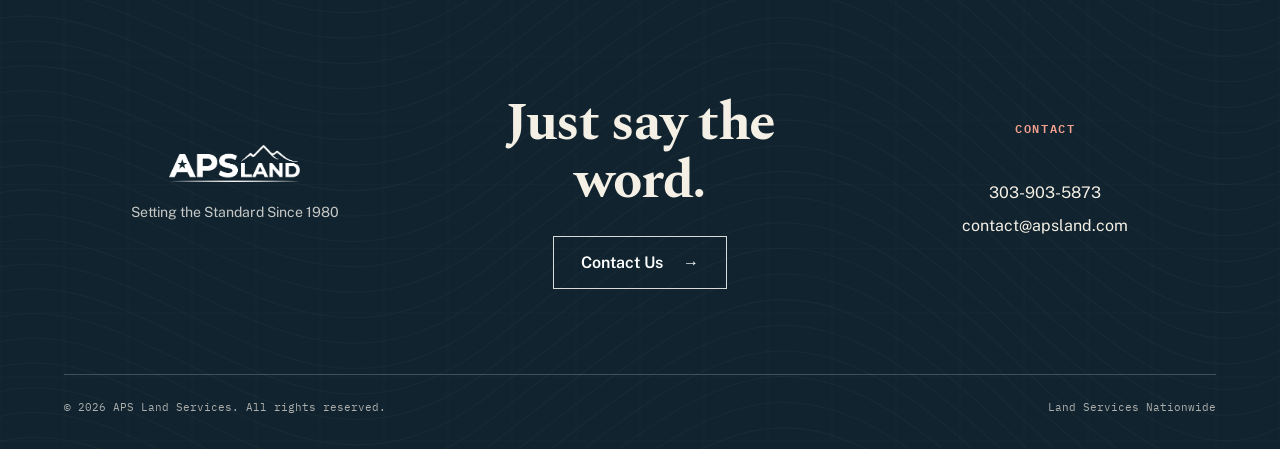
<file: services.html>
<!DOCTYPE html>

<html lang="en"><head><meta charset="utf-8"/><meta content="width=device-width,initial-scale=1" name="viewport"/><meta content="#16222c" name="theme-color"/><link href="assets/favicons/favicon.ico" rel="icon" sizes="any"/><link href="assets/favicons/favicon-32x32.png" rel="icon" sizes="32x32" type="image/png"/><link href="assets/favicons/favicon-16x16.png" rel="icon" sizes="16x16" type="image/png"/><link href="assets/favicons/apple-touch-icon.png" rel="apple-touch-icon" sizes="180x180"/><link href="assets/favicons/site.webmanifest" rel="manifest"/><title>Our Capabilities | APS Land Services</title><meta content="APS Land Services provides right-of-way acquisition, seismic permitting, title and leasing, and GIS services for energy and infrastructure projects nationwide." name="description"/><link href="https://fonts.googleapis.com" rel="preconnect"/><link crossorigin="" href="https://fonts.gstatic.com" rel="preconnect"/><link href="https://fonts.googleapis.com/css2?family=Spectral:ital,wght@0,400;0,500;0,600;0,700;1,400;1,500&amp;family=Public+Sans:wght@400;500;600;700&amp;family=IBM+Plex+Mono:wght@400;500;600&amp;display=swap" rel="stylesheet"/><link href="css/styles.css" rel="stylesheet"/><link href="css/services.css" rel="stylesheet"/><link href="css/concept-v2.css" rel="stylesheet"/></head><body class="page-services concept-v2"><nav aria-label="Primary navigation" class="site-nav"><div class="nav-inner"><a aria-label="APS Land Services home" class="nav-logo" href="index.html"><img alt="APS Land Services" src="assets/branding/APSLand_Logo_cropped.png"/></a><div class="nav-links" id="navLinks"><a href="index.html">Home</a><a href="about.html">About</a><a href="services.html">Services</a><a href="contact.html">Contact</a></div><a class="nav-landowner" href="contact.html">Contacted by APS? <span aria-hidden="true">↗</span></a><button aria-controls="navLinks" aria-expanded="false" aria-label="Open navigation" class="nav-toggle"><span></span><span></span><span></span></button></div></nav><div class="page-content"><header class="capabilities-intro" id="capabilities-hero">
<div class="shell capabilities-intro-inner">
<div>
<h1>Our Capabilities</h1>
<p class="capabilities-lead">Engage APS Land Services for any of the disciplines below or for interconnected work across your project’s lifecycle, from preliminary research and mapping through access negotiations, acquisition, and field oversight.</p>
<div aria-hidden="true" class="capabilities-rule"></div>
</div>
</div>
</header>
<section aria-label="Course correction" class="course-correction">
<div class="shell">
<div class="course-correction-inner">
<p class="course-lead"><strong>Project Off Course?</strong> Consult with <a class="course-link" href="contact.html">APS leadership</a> to diagnose obstacles, restore control, and establish a clear path forward.</p>
</div>
</div>
</section>
<section class="services-section" id="services">
<div class="shell">
<div class="services-index">
<div class="service-row open" data-service="" id="title-ownership">
<button aria-controls="panel-title-ownership" aria-expanded="true" class="service-trigger"><span aria-hidden="true" class="concept-service-index">01</span>
<span class="service-name">Title &amp; Leasing</span>
<span aria-hidden="true" class="service-toggle"></span>
</button>
<div class="service-panel" id="panel-title-ownership">
<div class="service-panel-inner">
<div class="service-panel-content">
<div class="service-prose">
<p>APS researches surface and mineral ownership at any stage of a project, from early feasibility through active negotiation and acquisition. Preliminary research can reveal who controls the surface and minerals, how ownership is divided, where access may be difficult, and how many interests need to be addressed. That information helps define project scope, negotiation strategy, staffing, and cost before significant resources are committed.</p>
<p>Ownership records can quickly become complicated. Surface and mineral estates may have separated generations ago, interests may be divided among multiple heirs, and federal, state, or tribal lands can involve separate records and approval requirements. APS traces and reconciles chains of title through public records, courthouses, and government archives, then maintains that information for use throughout GIS mapping, negotiations, acquisition, and field operations.</p>
</div>
<div class="service-lists">
<div class="service-list">
<h4>Record Procurement</h4>
<ul>
<li>County/Parish Courthouses</li>
<li>Federal, State &amp; Tribal Land Systems</li>
<li>Recorded Instruments &amp; Historical Archives</li>
</ul>
</div>
<div class="service-list">
<h4>Scope</h4>
<ul>
<li>Full Title Search to Sovereignty</li>
<li>Surface &amp; Mineral Ownership</li>
<li>Probate, Heirship &amp; Fractional Interests</li>
<li>Title Curative</li>
<li>Land, Surface &amp; Mineral Title Opinions</li>
<li>Lease Research, Negotiation &amp; Acquisition</li>
</ul>
</div>
</div>
</div>
</div>
</div>
</div>
<div class="service-row" data-service="" id="gis-services">
<button aria-controls="panel-gis-services" aria-expanded="false" class="service-trigger"><span aria-hidden="true" class="concept-service-index">02</span>
<span class="service-name">GIS</span>
<span aria-hidden="true" class="service-toggle"></span>
</button>
<div class="service-panel" id="panel-gis-services">
<div class="service-panel-inner">
<div class="service-panel-content">
<div class="service-prose">
<p>APS builds comprehensive project maps and databases that connect ownership and title information to the land itself. Surface and mineral ownership, leases, legal descriptions, topography, crops, infrastructure, project boundaries, and other relevant data are compiled and organized geographically for planning, negotiating use agreements, acquisition, and field use.</p>
<p>Surface and mineral interests do not always follow the same boundaries. Historical legal descriptions may not align cleanly with current parcels, and changes in project alignment can introduce an entirely different set of affected properties. APS reconciles those differences across the project mapping and supporting data, keeping the information organized and current as the work develops.</p>
</div>
<div class="service-lists">
<div class="service-list">
<h4>Compiled Project Data</h4>
<ul>
<li>Surface &amp; Mineral Ownership</li>
<li>Tracts &amp; Legal Descriptions</li>
<li>Topography &amp; Infrastructure</li>
<li>Project Boundaries &amp; Alignments</li>
</ul>
</div>
<div class="service-list">
<h4>Scope</h4>
<ul>
<li>Comprehensive Project Mapping</li>
<li>Legal Description &amp; Tract Platting</li>
<li>Spatial Data Compilation &amp; Reconciliation</li>
<li>Project Database Development &amp; Management</li>
<li>Maps &amp; Exhibits</li>
</ul>
</div>
</div>
</div>
</div>
</div>
</div>
<div class="service-row" data-service="" id="seismic-permitting">
<button aria-controls="panel-seismic-permitting" aria-expanded="false" class="service-trigger"><span aria-hidden="true" class="concept-service-index">03</span>
<span class="service-name">Seismic Permitting</span>
<span aria-hidden="true" class="service-toggle"></span>
</button>
<div class="service-panel" id="panel-seismic-permitting">
<div class="service-panel-inner">
<div class="service-panel-content">
<div class="service-prose">
<p>Seismic permitting has been at the core of APS’s work for more than 45 years. We manage the land access and permitting required for 2D, 3D and 4D seismic surveys, microseismic, VSP, CCUS, solar arrays, data centers, and other complex field projects.</p>
<p>Every property presents unique conditions. Access routes, crops and livestock, hunting seasons, fences, water wells, existing infrastructure, environmental restrictions, compensation, and potential damages can all affect where and how field operations are conducted. APS personally contacts landowners to explain who we represent, what the project involves, what access is being requested, and how the property will be used. We negotiate and document those conditions, then oversee compliance in the field to protect all parties and the client’s reputation.</p>
</div>
<div class="service-lists">
<div class="service-list">
<h4>Land Access &amp; Permitting</h4>
<ul>
<li>2D, 3D, 4D, Microseismic &amp; VSP Programs</li>
<li>Data Centers &amp; Large-Scale Development</li>
<li>CCUS &amp; Solar Energy Projects</li>
<li>Landowner Negotiation &amp; Property-Specific Conditions</li>
<li>Municipal, County, State &amp; Federal Approvals</li>
</ul>
</div>
<div class="service-list">
<h4>Project Management</h4>
<ul>
<li>Permit Status Tracking &amp; Comprehensive Reporting</li>
<li>Landowner Payments, Check Processing &amp; Required IRS Filings</li>
<li>Surface Damage Coordination &amp; Settlement</li>
<li>Field Oversight &amp; Compliance Management</li>
</ul>
</div>
</div>
</div>
</div>
</div>
</div>
<div class="service-row" data-service="" id="right-of-way">
<button aria-controls="panel-right-of-way" aria-expanded="false" class="service-trigger"><span aria-hidden="true" class="concept-service-index">04</span>
<span class="service-name">Right-of-Way Acquisition</span>
<span aria-hidden="true" class="service-toggle"></span>
</button>
<div class="service-panel" id="panel-right-of-way">
<div class="service-panel-inner">
<div class="service-panel-content">
<div class="service-prose">
<p>APS secures linear property rights for pipelines, electric transmission, utilities, telecommunications, roads, and other critical infrastructure. We verify corridor ownership and existing rights, identify affected tracts and encumbrances, personally contact landowners, negotiate compensation and property terms, and execute easement and access agreements.</p>
<p>ROW acquisition develops alongside the route itself. Requirements vary tract by tract, and a rejected agreement, divided interest, existing easement, utility conflict, or physical constraint can change an alignment after acquisition is underway. A reroute can introduce new parcels, owners, title, mapping, and negotiations. APS identifies these conflicts early and keeps ownership, GIS, acquisition status, and route changes synchronized as the corridor develops.</p>
</div>
<div class="service-lists">
<div class="service-list">
<h4>Property Rights</h4>
<ul>
<li>Permanent &amp; Temporary Easements</li>
<li>Temporary &amp; Additional Workspace</li>
<li>Ingress/Egress &amp; Access Agreements</li>
<li>Property Restrictions &amp; Restoration Terms</li>
</ul>
</div>
<div class="service-list">
<h4>Corridor Acquisition</h4>
<ul>
<li>Corridor Ownership, Title &amp; Encumbrance Review</li>
<li>Landowner Negotiation &amp; Compensation</li>
<li>Tract Acquisition Tracking &amp; Reporting</li>
<li>Agreement Execution &amp; Documentation</li>
<li>Agency, Utility &amp; Crossing Coordination</li>
</ul>
</div>
</div>
</div>
</div>
</div>
</div>
</div>
</div>
</section>
<section class="hse-section" id="safety-hse">
<div class="shell">
<div class="section-head-center">
<h2>Safety &amp; HSE</h2>
</div>
<div class="hse-content">
<p>APS personnel are accountable for Health, Safety, and Environmental (HSE) compliance and accident prevention. Our work follows the APS Safety Program Manual, Injury &amp; Illness Prevention Program (IIPP), and applicable client and project requirements.</p>
<p>In the field, APS participates in daily safety briefings and Job Safety Analyses (JSAs), monitors operations for compliance, and exercises stop-work authority when field conditions or activities fall outside established requirements.</p>
</div>
<p class="hse-lead">APS Land Services is a member of ISNetworld.</p>
<div class="hse-badge">
<img alt="ISNetworld Member Contractor" src="assets/images/ISN_Badge.png"/>
</div>
</div>
</section>
<section class="expect-section">
<div class="shell">
<div class="expect-head">
<h2>Expect the Best</h2>
<p class="expect-lead">At APS, we take personal ownership of our work, operate independently to your established requirements, deliver on time, communicate directly when conditions change, and actively safeguard the safety, relationships, and reputation tied to your project.</p>
</div>
<div class="expect-grid">
<article class="expect-card">
<h3>Direct Access</h3>
<ul class="expect-list">
<li><strong>Senior leadership actively engaged on every project</strong></li>
<li><strong>Vetted, experienced personnel</strong></li>
<li><strong>All communication handled directly by APS</strong></li>
</ul>
</article>
<article class="expect-card">
<h3>No Blind Spots</h3>
<ul class="expect-list">
<li><strong>Reconciled title, GIS, acquisition &amp; field data</strong></li>
<li><strong>Active discrepancy tracking &amp; resolution</strong></li>
<li><strong>Clear, consistent progress reports</strong></li>
</ul>
</article>
<article class="expect-card">
<h3>Clear Expectations</h3>
<ul class="expect-list">
<li><strong>Defined scope, specs &amp; deliverables established upfront</strong></li>
<li><strong>Critical timelines actively managed &amp; consistently reported</strong></li>
<li><strong>Flexible turnkey, unit or project-based pricing</strong></li>
</ul>
</article>
</div>
</div>
</section>
<footer class="site-footer">
<div class="shell">
<div class="footer-grid">
<div class="col-brand footer-brand">
<img alt="APS Land Services" class="footer-logo-img" decoding="async" src="assets/branding/APSLand_Logo_cropped.png"/>
<span class="footer-brand-fallback" id="footerLogoFallback">
          APS Land Services
        </span>
<p>Setting the Standard Since 1980</p>
</div>
<div class="footer-cta">
<h2>Just say the word.</h2>
<div class="cta-actions">
<a class="cta-btn" href="contact.html">
            Contact Us
            <span class="arrow">→</span>
</a>
</div>
</div>
<div class="col-contact">
<h4 class="contact-header">Contact</h4>
<ul class="contact-list">
<li>
<a class="contact-link" href="tel:+13039035873">
              303-903-5873
            </a>
</li>
<li>
<a class="contact-link" href="mailto:contact@apsland.com">
              contact@apsland.com
            </a>
</li>
</ul>
</div>
</div>
<div class="footer-bottom">
<span>© 2026 APS Land Services. All rights reserved.</span>
<span>Land Services Nationwide</span>
</div>
</div>
</footer></div><script defer="" src="js/main.js"></script><script defer="" src="js/services.js"></script></body></html>
</file>
<file: css/styles.css>
:root{--navy:#1e3b5f;--deep:#16222c;--paper:#faf6ea;--light:#fffdf7;--clay:#b23a28;--rust:#d9755f;--ink:#221c15;--muted:#615b53;--line:rgba(30,59,95,.2);--serif:'Spectral',Georgia,serif;--sans:'Public Sans',Arial,sans-serif;--mono:'IBM Plex Mono',monospace;--shell:1440px;--nav-h:84px}*{box-sizing:border-box}html{scroll-behavior:smooth;scroll-padding-top:100px}body{margin:0;background:var(--paper);color:var(--ink);font-family:var(--sans);overflow-x:hidden;-webkit-font-smoothing:antialiased}a{color:inherit;text-decoration:none}button{font:inherit}img{max-width:100%;display:block}h1,h2,h3,h4,p{margin-top:0}h1,h2,h3{font-family:var(--serif);letter-spacing:-.025em}h1{font-size:clamp(3.4rem,7vw,7.4rem);line-height:1.02}h2{font-size:clamp(2.5rem,5vw,5rem);line-height:1.08}h3{font-size:clamp(1.6rem,2.6vw,2.5rem);line-height:1.15}p{line-height:1.75}::selection{background:var(--clay);color:white}:focus-visible{outline:3px solid var(--rust);outline-offset:4px}.shell{max-width:var(--shell);margin-inline:auto;padding-inline:clamp(24px,5vw,84px)}.page-content{padding-top:var(--nav-h)}.site-nav{height:var(--nav-h);background:var(--deep);color:var(--paper);position:fixed;z-index:200;top:0;left:0;right:0;border-bottom:1px solid rgba(255,255,255,.15)}.nav-inner{height:100%;max-width:1600px;margin:auto;padding:0 clamp(20px,4vw,64px);display:grid;grid-template-columns:220px 1fr 220px;align-items:center;gap:30px}.nav-logo img{width:175px;max-height:50px;object-fit:contain;filter:brightness(0) invert(1)}.nav-links{display:flex;justify-content:center;gap:clamp(20px,3.8vw,62px)}.nav-links a,.nav-landowner{font:600 .77rem var(--mono);letter-spacing:.1em;text-transform:uppercase;transition:color .2s}.nav-links a:hover,.nav-links a.active,.nav-landowner:hover{color:var(--rust)}.nav-landowner{justify-self:end;color:#f4a08c;white-space:nowrap}.nav-toggle{display:none;background:none;border:0;padding:10px;cursor:pointer}.nav-toggle span{display:block;width:24px;height:2px;margin:5px;background:white}.site-footer{background:var(--deep);color:var(--paper);border-top:3px solid var(--clay);padding:85px 0 30px;position:relative}.site-footer:before{content:'';position:absolute;inset:0;pointer-events:none;background:repeating-radial-gradient(ellipse at 90% 0%,transparent 0 31px,rgba(255,255,255,.045) 32px 33px,transparent 34px 62px)}.footer-grid{position:relative;display:grid;grid-template-columns:1fr 1.2fr 1fr;gap:30px;align-items:center;text-align:center;padding-bottom:65px;border-bottom:1px solid rgba(255,255,255,.2)}.footer-brand,.footer-cta,.col-contact{display:flex;flex-direction:column;align-items:center;justify-content:center}.footer-logo-img{height:37px;width:auto;filter:brightness(0) invert(1);margin-bottom:18px}.footer-brand-fallback{display:none}.footer-brand p{font-size:.88rem;color:#c7c9c7}.footer-cta h2{font-size:clamp(2rem,3.6vw,3.7rem);margin-bottom:25px}.cta-btn{display:inline-flex;padding:16px 27px;border:1px solid #d8dad7;color:white;gap:20px;align-items:center;font-weight:600;transition:.25s}.cta-btn:hover{background:var(--clay);border-color:var(--clay)}.col-contact h4{font:600 .72rem var(--mono);letter-spacing:.14em;text-transform:uppercase;color:#f3a18e}.contact-list{padding:0;list-style:none}.contact-list li{margin:14px 0}.contact-link:hover{color:#f3a18e}.footer-bottom{display:flex;justify-content:space-between;padding-top:25px;font:400 .7rem var(--mono);color:#c6c6c1}.page-content section{position:relative}.page-content section:target{scroll-margin-top:100px}.page-content .reveal{opacity:1}.section-kicker{font:600 .75rem var(--mono);letter-spacing:.15em;text-transform:uppercase;color:var(--clay)}@media(max-width:900px){:root{--nav-h:68px}.nav-inner{grid-template-columns:1fr auto;gap:15px}.nav-logo img{width:145px}.nav-toggle{display:block;grid-column:2;grid-row:1}.nav-landowner{display:none}.nav-links{display:none;position:absolute;top:var(--nav-h);left:0;right:0;background:var(--deep);padding:22px 25px 30px;flex-direction:column;align-items:center;gap:22px;border-bottom:2px solid var(--clay)}.nav-links.open{display:flex}.footer-grid{grid-template-columns:1fr;gap:45px}.footer-bottom{flex-direction:column;align-items:center;gap:10px;text-align:center}.shell{padding-inline:22px}}@media(prefers-reduced-motion:reduce){html{scroll-behavior:auto}*,*:before,*:after{animation-duration:.01ms!important;transition-duration:.01ms!important}}
</file>
<file: css/index.css>
.hero{min-height:min(900px,calc(100svh - var(--nav-h)));display:grid;align-content:center;text-align:left;position:relative;isolation:isolate;padding-top:100px;padding-bottom:100px}.hero:before{content:'';position:absolute;inset:0 -100vw;z-index:-2;background:linear-gradient(105deg,rgba(22,34,44,.96),rgba(22,34,44,.83) 58%,rgba(22,34,44,.44)),url('../assets/imagery/hero-landscape.jpg') center/cover,#16222c}.hero:after{content:'';position:absolute;inset:0 -100vw;z-index:-1;opacity:.25;background:repeating-radial-gradient(ellipse at 85% 40%,transparent 0 40px,rgba(250,246,234,.2) 41px 42px,transparent 43px 84px)}.hero-identity,.hero-purpose,.hero-capabilities{position:relative;z-index:1}.hero h1{color:white;max-width:950px;font-size:clamp(4.2rem,8vw,9rem);text-wrap:balance}.hero-tagline{font:600 .78rem var(--mono);text-transform:uppercase;letter-spacing:.16em;color:#f0a38d;margin:22px 0}.hero-rule{width:95px;height:3px;background:var(--rust);margin:24px 0 0}.hero-purpose{font:400 clamp(1.45rem,2.8vw,2.55rem)/1.4 var(--serif);color:#f8f1e7;max-width:780px;margin:48px 0 0}.hero-capabilities{display:grid;grid-template-columns:repeat(4,minmax(0,1fr));margin-top:65px;border-top:1px solid rgba(255,255,255,.3);border-bottom:1px solid rgba(255,255,255,.3);max-width:1150px}.hero-cap-link{padding:23px 18px 23px 0;color:white;font:600 clamp(.73rem,1vw,.9rem)/1.5 var(--mono);text-transform:uppercase;letter-spacing:.02em;transition:color .2s}.hero-cap-link:hover{color:#f0a38d}.hero-sep{display:none}.hero-landowner{display:none}.footprint-section{background:var(--deep);color:white;padding:120px 0 110px;overflow:hidden}.footprint-section:before{content:'';position:absolute;inset:0;pointer-events:none;background:repeating-radial-gradient(ellipse at 100% 70%,transparent 0 35px,rgba(255,255,255,.035) 36px 37px,transparent 38px 74px)}.footprint-frame{max-width:1600px;margin:auto;padding:0 clamp(20px,5vw,80px)}.footprint-head{text-align:center}.footprint-head h2{color:white}.footprint-stats{display:grid;grid-template-columns:repeat(4,1fr);gap:20px;max-width:1180px;margin:55px auto 35px}.footprint-stats .stat{display:flex;flex-direction:column;gap:10px;padding:20px;border-left:1px solid rgba(255,255,255,.2)}.footprint-stats strong{font:600 clamp(1.5rem,2.8vw,2.5rem) var(--serif);color:#f3a18e}.footprint-stats small{font-size:.84rem;line-height:1.6;color:#d6dedf}.stat-divider{display:none}.map-canvas-wrap{max-width:1280px;margin:auto}.map-stage{position:relative;aspect-ratio:860/535}.map-canvas svg{filter:drop-shadow(0 14px 25px rgba(0,0,0,.4))}.map-canvas path{fill:rgba(255,255,255,.03);stroke:rgba(255,255,255,.25);stroke-width:.6;cursor:pointer;transition:fill .3s,stroke .3s}.map-canvas path.covered{fill:rgba(207,145,108,.3);stroke:rgba(255,255,255,.5)}.map-canvas path.covered.hovered,.map-canvas path.covered.pinned{fill:#db8b67;stroke:white}.map-location{cursor:pointer}.location-ring{fill:none;stroke:#ef9b86;stroke-width:1.5}.location-dot{fill:#b23a28;stroke:#fff;stroke-width:1.5}.map-state-panel{position:absolute;top:0;left:0;opacity:0;pointer-events:none;background:var(--paper);color:var(--deep);padding:14px 22px;border-left:3px solid var(--clay);transition:opacity .2s}.map-state-panel.msp-visible{opacity:1}.msp-name{font:600 1.2rem var(--serif)}.capabilities-section{padding-top:135px;padding-bottom:145px}.commitment-head{max-width:900px;margin:0 auto 75px;text-align:center}.commitment-headline{display:flex;flex-direction:column;align-items:center}.ch-line{font-size:clamp(2.7rem,5vw,5.3rem);color:var(--navy)}.ch-line-2{font-style:italic;color:var(--clay)}.capabilities-grid{display:grid;grid-template-columns:repeat(3,1fr);gap:20px}.cap-card{min-height:410px;background:#fffdf7;border:1px solid var(--line);padding:46px 35px;display:flex;flex-direction:column;position:relative;overflow:hidden;transition:transform .3s,box-shadow .3s}.cap-card:before{content:'';height:5px;background:var(--clay);position:absolute;top:0;left:0;right:0;transform:scaleX(.16);transform-origin:left;transition:transform .3s}.cap-card:hover{transform:translateY(-8px);box-shadow:0 22px 45px rgba(22,34,44,.12)}.cap-card:hover:before{transform:scaleX(1)}.cap-card h3{color:var(--navy);margin-bottom:30px}.cap-list{padding:0;list-style:none;display:grid;gap:20px}.cap-list li{font-size:1.05rem;line-height:1.55}.cap-card-action{margin-top:auto;padding-top:35px;font:600 .75rem var(--mono);text-transform:uppercase;color:var(--clay)}.proven-section{padding:115px 0 135px;background:#eee7d8}.proof-head{text-align:center}.proof-head h2{color:var(--navy)}.client-grid{max-width:1320px;margin:65px auto 0;padding:0 30px;display:grid;grid-template-columns:repeat(4,1fr);gap:1px;background:rgba(30,59,95,.14);border:1px solid rgba(30,59,95,.14)}.client-name{min-height:100px;background:#f8f4ea;display:flex;align-items:center;justify-content:center;text-align:center;padding:22px;font:500 clamp(.95rem,1.2vw,1.25rem)/1.3 var(--serif);color:var(--navy)}.proof-close{text-align:center;margin:80px auto 0}.proof-close p{font:600 clamp(1.7rem,2.5vw,2.7rem)/1.3 var(--serif);color:var(--navy);margin:0}.proof-close p+p{color:var(--clay);font-style:italic}@media(max-width:900px){.hero{min-height:760px}.hero-capabilities{grid-template-columns:repeat(2,1fr)}.footprint-stats{grid-template-columns:repeat(2,1fr)}.capabilities-grid{grid-template-columns:1fr}.cap-card{min-height:0}.client-grid{grid-template-columns:repeat(3,1fr)}}@media(max-width:600px){.hero{min-height:calc(100svh - var(--nav-h));padding-top:55px;padding-bottom:60px}.hero h1{font-size:clamp(3.4rem,14vw,5.5rem)}.hero-purpose{margin-top:32px;font-size:1.5rem}.hero-capabilities{margin-top:42px;grid-template-columns:1fr 1fr}.hero-cap-link{padding:16px 12px 16px 0;font-size:.72rem}.footprint-section{padding:85px 0}.footprint-stats{order:3;grid-template-columns:1fr;max-width:320px;margin:20px auto}.footprint-frame{display:flex;flex-direction:column}.footprint-head{order:1}.map-canvas-wrap{order:2;margin-top:30px;width:100%}.footprint-stats .stat{padding:12px 18px}.capabilities-section{padding-top:95px;padding-bottom:95px}.commitment-head{margin-bottom:45px}.cap-card{padding:35px 26px}.proven-section{padding:85px 0}.client-grid{grid-template-columns:repeat(2,1fr);padding:0 15px;margin-top:45px}.client-name{min-height:85px;font-size:.95rem;padding:12px}.proof-close{margin-top:55px}}
</file>
<file: css/concept-v2.css>
/* APS Land Services | Concept V2 - Terrain / Editorial */
:root{--deep:#122633;--navy:#1c3950;--paper:#f5f0e5;--light:#fffcf5;--clay:#a9422d;--rust:#dc8c6d;--ink:#1c292f;--muted:#5b6263;--line:rgba(22,49,61,.17);--shell:1580px;--nav-h:86px}
body{background:var(--paper)}
.site-nav{background:#11232e;border-bottom:1px solid rgba(235,219,190,.2)}.nav-inner{max-width:1750px;grid-template-columns:220px 1fr 220px}.nav-links a{font-size:.79rem}.nav-landowner{color:#f1ae8d}
.nav-logo img{width:180px}.page-content{padding-top:var(--nav-h)}
.concept-eyebrow{display:block;font:600 .72rem var(--mono);letter-spacing:.24em;text-transform:uppercase;color:var(--clay);margin-bottom:25px}
/* The first impression: a split magazine cover, not a centered banner */
.concept-hero{min-height:calc(100svh - var(--nav-h));max-width:none;padding:0;display:grid;grid-template-columns:minmax(0,54%) minmax(0,46%);grid-template-rows:minmax(610px,1fr) auto;overflow:hidden;isolation:isolate;background:#102532;text-align:left}
.concept-hero:before,.concept-hero:after{display:none}
.hero-editorial{padding:clamp(85px,8vw,155px) clamp(38px,6.2vw,120px) 80px max(5vw,calc((100vw - 1540px)/2 + 70px));display:flex;flex-direction:column;justify-content:center;background:linear-gradient(145deg,#152c3a,#0d202b);position:relative;z-index:2}
.hero-editorial:before{content:'';position:absolute;inset:0;opacity:.24;pointer-events:none;background:linear-gradient(transparent 98%,rgba(255,255,255,.1) 100%);background-size:100% 64px}
.hero h1{font-size:clamp(4.3rem,7.6vw,9.1rem);max-width:850px;line-height:.94;letter-spacing:-.052em;text-wrap:balance}
.hero-tagline{font-size:.79rem;letter-spacing:.2em;margin-top:34px;color:#e9a58b}.hero-rule{width:92px;height:2px;margin-top:30px}.hero-purpose{font-size:clamp(1.45rem,2.15vw,2.35rem);line-height:1.42;margin-top:65px;max-width:650px;color:#e7e4dc}
.hero-terrain{position:relative;min-height:650px;background:linear-gradient(120deg,rgba(12,31,41,.08),rgba(12,31,41,.2)),url('../assets/imagery/terrain-lines.svg') center/cover}
.hero-terrain:before{content:'';position:absolute;inset:6%;border:1px solid rgba(235,210,174,.3);pointer-events:none}.hero-terrain:after{content:'APS / 1980';position:absolute;bottom:11%;left:11%;color:#e6c3a3;font:600 clamp(1rem,2vw,2.2rem) var(--mono);letter-spacing:.3em;opacity:.85}
.hero-capabilities{grid-column:1/-1;margin:0;max-width:none;display:grid;grid-template-columns:repeat(4,1fr);background:#d9cbb5;border:0;padding:0 clamp(20px,5vw,95px)}
.hero-cap-link{color:#172e3c;padding:32px 22px;font-size:clamp(.78rem,1vw,.94rem);border-right:1px solid rgba(23,46,60,.2);position:relative}.hero-cap-link:first-child{border-left:1px solid rgba(23,46,60,.2)}.hero-cap-link:after{content:'↗';float:right;font-size:1.1rem}.hero-cap-link:hover{color:#9e3c2c;background:#eee4d3}
/* Geographic proof, now a flagship spread */
.footprint-section{padding:150px 0 120px;background:#f0e9dc;color:#17313e}.footprint-section:before{opacity:.14;background:url('../assets/imagery/terrain-lines.svg') center/cover}.footprint-frame{display:grid;grid-template-columns:1fr 1.7fr;gap:0 55px;align-items:start;max-width:1700px}.footprint-head{text-align:left;grid-column:1;grid-row:1}.footprint-head h2{font-size:clamp(3.5rem,5.2vw,6rem);line-height:1.02;color:#17313e;max-width:550px}.footprint-stats{grid-column:1;grid-row:2;grid-template-columns:1fr 1fr;margin:50px 0 0;gap:12px}.footprint-stats .stat{border-left:2px solid #af533b;padding:15px 14px}.footprint-stats strong{font-size:clamp(1.55rem,2.2vw,2.5rem);color:#17313e}.footprint-stats small{color:#4b585b}.map-canvas-wrap{grid-column:2;grid-row:1/span 2;width:100%;align-self:center;background:#17313e;border:10px solid #17313e;box-shadow:18px 20px 0 #d2c3ad}.map-stage{aspect-ratio:860/535}.map-state-panel{z-index:5}
.capabilities-section{padding-top:160px;padding-bottom:175px}.commitment-head{margin:0 0 80px;text-align:left;max-width:1100px}.commitment-headline{align-items:flex-start}.ch-line{font-size:clamp(3.3rem,5.9vw,6.7rem);letter-spacing:-.04em;line-height:1.04}.ch-line-2{margin-left:12vw}.capabilities-grid{gap:0;border-top:1px solid var(--line);border-bottom:1px solid var(--line)}.cap-card{min-height:470px;border:0;border-right:1px solid var(--line);background:transparent;padding:60px 40px}.cap-card:hover{background:#fffaf0;transform:none;box-shadow:none}.cap-card:before{height:2px;transform:scaleX(0)}.cap-card h3{font-size:clamp(2rem,2.5vw,3rem)}.cap-list li{font-size:1.12rem}.cap-card-action{font-size:.82rem}
.proven-section{padding:140px 0 155px;background:#1a3341;color:white}.proof-head{text-align:left}.proof-head h2{font-size:clamp(3.5rem,5.8vw,6.6rem);max-width:900px;color:#f8f1e5}.proof-head .concept-eyebrow{color:#e5a486}.client-grid{max-width:1540px;margin-top:75px;grid-template-columns:repeat(4,1fr);background:rgba(250,246,234,.17);border-color:rgba(250,246,234,.17)}.client-name{background:#233f4c;color:#f4eadd;min-height:115px;font-size:clamp(1rem,1.3vw,1.3rem)}.proof-close p{color:#fff6e9}.proof-close p+p{color:#e4a58c}
/* Editorial company story */
.about-stage{padding:0 0 130px;background:#f5f0e5}.about-stage .shell{max-width:1600px}.about-stage-content{max-width:none}.stage-intro{min-height:650px;display:grid;grid-template-columns:1fr 1fr;gap:50px;align-items:center;text-align:left;position:relative}.stage-intro .concept-eyebrow{position:absolute;top:90px;left:0}.about-heading h1{font-size:clamp(4.6rem,8vw,9.5rem);line-height:.94;letter-spacing:-.05em;max-width:750px}.rebrand-lead{font-size:clamp(1.4rem,2.1vw,2.2rem);line-height:1.52;margin:0;max-width:650px}.stage-rule{position:absolute;bottom:65px;left:0;margin:0;width:180px}.proof-block{margin-top:50px;max-width:none;gap:100px;border-top:1px solid var(--line);padding-top:70px}.proof-paragraph{font-size:clamp(1.13rem,1.4vw,1.42rem)}
.team-section{padding:160px 0;background:#152c39}.team-heading{text-align:left;margin-bottom:90px}.team-heading h2{font-size:clamp(4rem,6vw,7rem)}.team-list{gap:145px}.team-profile{max-width:1400px;grid-template-columns:minmax(300px,.85fr) 1.15fr}.team-photo-frame{padding:0;border:0;background:transparent}.team-photo-frame:after{inset:28px -22px -22px 28px}.team-photo-frame img{aspect-ratio:4/4.5}.team-profile-content h3{font-size:clamp(3.2rem,5vw,6rem)}.team-bio{font-size:1.12rem;line-height:1.9}
/* Services as an open technical dossier */
.capabilities-intro:before{background:linear-gradient(95deg,rgba(18,39,51,.95),rgba(18,39,51,.55)),url('../assets/imagery/terrain-lines.svg') center/cover;opacity:1}.capabilities-intro-inner{min-height:650px;justify-content:flex-start;text-align:left}.capabilities-intro-inner>div{max-width:1250px}.capabilities-intro h1{font-size:clamp(5rem,8.5vw,10rem);letter-spacing:-.05em;line-height:.95}.capabilities-lead{margin:45px 0 0;max-width:1000px;font-size:clamp(1.55rem,2.3vw,2.5rem)}.capabilities-rule{margin:45px 0 0}.course-correction{padding:95px 0;background:#e1d3be}.course-correction-inner{max-width:1280px;text-align:left}.course-lead{font-size:clamp(1.6rem,2.6vw,2.75rem)}
.services-section{padding:95px 0 155px}.services-index{max-width:1450px}.service-row{border-top:1px solid #9fadae}.service-trigger{padding:52px 15px;display:grid;grid-template-columns:80px 1fr 54px;gap:28px}.concept-service-index{font:600 .87rem var(--mono);color:#a3422d;letter-spacing:.1em}.service-name{font-size:clamp(2.8rem,4.5vw,5.2rem);letter-spacing:-.035em}.service-toggle{border-radius:0;width:50px;height:50px}.service-panel-content{padding:10px 15px 90px 110px;grid-template-columns:1.2fr .8fr;gap:100px}.service-prose p{font-size:clamp(1.15rem,1.45vw,1.38rem);line-height:1.85;color:#28383d}.service-list h4{font-size:.82rem}.service-list li{font-size:1.02rem}.hse-section{padding:160px 0}.hse-section:before{background:url('../assets/imagery/terrain-lines.svg') center/cover;opacity:.18}.hse-section .shell{max-width:1400px}.section-head-center{text-align:left}.section-head-center h2{font-size:clamp(4rem,7vw,8rem)}.hse-content{margin:70px 0 0;max-width:1100px}.hse-content p{font-size:clamp(1.3rem,1.8vw,1.75rem)}.hse-lead{text-align:left;margin-left:0}.hse-badge{justify-content:flex-start}.expect-section{padding:150px 0}.expect-head{text-align:left;max-width:1300px}.expect-head h2{font-size:clamp(4rem,7vw,8rem)}.expect-lead{max-width:1000px;margin-left:0}.expect-grid{gap:0;border-top:1px solid var(--line);border-bottom:1px solid var(--line)}.expect-card{border:0;border-right:1px solid var(--line);background:transparent;padding:50px 35px}.expect-card h3{font-size:clamp(2rem,2.7vw,3.2rem)}
/* Contact as an invitation, not a utility page */
.contact-page{min-height:calc(100svh - var(--nav-h));background:#efe5d5}.contact-page:before{background:url('../assets/imagery/terrain-lines.svg') center/cover;opacity:.055}.contact-hero{text-align:left;max-width:1400px;padding-top:120px;padding-bottom:135px}.contact-hero h1{font-size:clamp(5rem,10vw,11rem);letter-spacing:-.055em;color:#183749}.contact-hero-rule{margin:35px 0;width:140px}.contact-hero-copy{max-width:920px;margin:45px 0;font-size:clamp(1.55rem,2.5vw,2.8rem);line-height:1.48}.contact-section{margin-top:65px}.contact-methods{justify-content:flex-start}.contact-btn{min-width:270px;padding:22px 35px}.contact-lead{font-size:.85rem}
/* Footer */
.site-footer{padding:110px 0 35px;background:#0f222d}.site-footer:before{background:url('../assets/imagery/terrain-lines.svg') center/cover;opacity:.15}.footer-cta h2{font-size:clamp(2.8rem,4.2vw,5rem)}.footer-grid{padding-bottom:85px}
@media(max-width:1050px){.concept-hero{grid-template-columns:1fr 43%}.hero-editorial{padding:75px 35px}.hero h1{font-size:clamp(3.6rem,7vw,6rem)}.footprint-frame{grid-template-columns:1fr}.footprint-head,.footprint-stats,.map-canvas-wrap{grid-column:1;grid-row:auto}.footprint-stats{grid-template-columns:repeat(4,1fr)}.map-canvas-wrap{margin-top:45px}.service-panel-content{gap:45px;padding-left:60px}.stage-intro{gap:35px}}
@media(max-width:750px){:root{--nav-h:68px}.concept-hero{display:flex;flex-direction:column;min-height:0}.hero-editorial{padding:85px 25px 75px}.hero h1{font-size:clamp(3.6rem,13vw,6.5rem)}.hero-purpose{margin-top:42px;font-size:1.55rem}.hero-terrain{min-height:300px;background-position:center 48%}.hero-capabilities{grid-template-columns:1fr 1fr;padding:0 14px}.hero-cap-link{padding:23px 12px;border-bottom:1px solid rgba(23,46,60,.2);font-size:.72rem}.footprint-section{padding:95px 0}.footprint-head h2{font-size:3.6rem}.footprint-stats{grid-template-columns:1fr 1fr;order:3;margin-top:35px}.map-canvas-wrap{order:2;box-shadow:8px 10px 0 #d2c3ad;border-width:4px}.footprint-frame{display:flex;flex-direction:column}.footprint-head{order:1}.capabilities-section{padding:100px 0}.commitment-head{text-align:left;margin-bottom:50px}.ch-line{font-size:clamp(2.6rem,9vw,4.5rem)}.ch-line-2{margin-left:0}.capabilities-grid{display:grid;grid-template-columns:1fr}.cap-card{min-height:0;border-right:0;border-bottom:1px solid var(--line);padding:40px 15px}.proven-section{padding:100px 0}.proof-head h2{font-size:3.5rem}.client-grid{grid-template-columns:1fr 1fr}.client-name{min-height:85px}.about-stage{padding-bottom:85px}.stage-intro{min-height:0;display:block;padding:100px 0 80px}.stage-intro .concept-eyebrow{position:static}.about-heading h1{font-size:clamp(3.8rem,13vw,6rem)}.rebrand-lead{margin-top:40px;font-size:1.5rem}.stage-rule{bottom:25px}.proof-block{grid-template-columns:1fr;gap:22px;padding-top:45px}.team-section{padding:95px 0}.team-heading h2{font-size:3.8rem}.team-profile,.team-profile:nth-child(even){display:flex;flex-direction:column;gap:45px}.team-profile:nth-child(even) .team-photo-frame,.team-profile:nth-child(even) .team-profile-content{grid-column:auto;grid-row:auto}.team-profile-content h3{font-size:3.3rem}.capabilities-intro-inner{min-height:550px;padding-top:90px;padding-bottom:90px}.capabilities-intro h1{font-size:clamp(3.6rem,12vw,6rem)}.capabilities-lead{font-size:1.45rem}.course-correction{padding:70px 0}.services-section{padding:55px 0 90px}.service-trigger{grid-template-columns:38px 1fr 42px;gap:10px;padding:32px 0}.service-name{font-size:clamp(1.8rem,7vw,3rem)}.service-toggle{width:40px;height:40px}.service-panel-content{grid-template-columns:1fr;padding:0 0 60px;gap:30px}.hse-section,.expect-section{padding:95px 0}.section-head-center h2,.expect-head h2{font-size:3.8rem}.expect-grid{grid-template-columns:1fr}.expect-card{border-right:0;border-bottom:1px solid var(--line);padding:35px 10px}.contact-hero{padding:100px 22px}.contact-hero h1{font-size:clamp(4rem,13vw,7rem)}.contact-hero-copy{font-size:1.55rem}.contact-methods{flex-direction:column}.site-footer{padding-top:80px}}
</file>
<file: css/about.css>
.about-stage{padding:125px 0 115px;background:radial-gradient(circle at 90% 15%,#e9dfcc,transparent 50%),var(--paper)}.about-stage-content{max-width:1120px;margin:auto}.stage-intro{text-align:center;min-height:460px;display:flex;flex-direction:column;align-items:center;justify-content:center}.about-heading h1{color:var(--navy)}.rebrand-lead{font:400 clamp(1.5rem,2.5vw,2.45rem)/1.55 var(--serif);margin:45px auto;max-width:1000px}.rebrand-intro{font-weight:700}.stage-rule{height:3px;width:110px;background:var(--clay);margin:0 auto}.proof-block{max-width:1060px;margin:95px auto 0;display:grid;grid-template-columns:1fr 1fr;gap:65px}.proof-paragraph{font:400 clamp(1.15rem,1.4vw,1.35rem)/1.85 var(--serif)}.team-section{background:var(--deep);color:white;padding:130px 0}.team-heading{text-align:center;margin-bottom:85px}.team-heading h2{color:white}.team-list{display:grid;gap:115px}.team-profile{display:grid;grid-template-columns:minmax(270px,.8fr) 1.2fr;gap:clamp(40px,7vw,120px);align-items:center;max-width:1200px;margin:auto}.team-profile:nth-child(even){grid-template-columns:1.2fr minmax(270px,.8fr)}.team-profile:nth-child(even) .team-photo-frame{grid-column:2;grid-row:1}.team-profile:nth-child(even) .team-profile-content{grid-column:1;grid-row:1}.team-photo-frame{position:relative;border:1px solid rgba(255,255,255,.2);padding:12px;background:#263645}.team-photo-frame:after{content:'';position:absolute;inset:26px -16px -16px 26px;border:1px solid #b76a53;z-index:-1}.team-photo-frame img{width:100%;aspect-ratio:4/5;object-fit:cover}.team-profile-content h3{font-size:clamp(2.3rem,4vw,4.2rem);color:white}.team-role{display:block;color:#f2a08b;text-transform:uppercase;letter-spacing:.12em;font:600 .85rem var(--mono);margin:15px 0 35px}.team-bio{font-size:clamp(1rem,1.2vw,1.16rem);line-height:1.85;color:#e5e5e0}@media(max-width:750px){.about-stage{padding:75px 0}.stage-intro{min-height:0}.rebrand-lead{font-size:1.4rem}.proof-block{grid-template-columns:1fr;gap:20px;margin-top:60px}.team-section{padding:85px 0}.team-heading{margin-bottom:50px}.team-list{gap:80px}.team-profile,.team-profile:nth-child(even){display:flex;flex-direction:column;gap:30px}.team-profile:nth-child(even) .team-photo-frame,.team-profile:nth-child(even) .team-profile-content{grid-column:auto;grid-row:auto}.team-photo-frame{width:min(100%,400px)}.team-profile-content{width:100%}}
</file>
<file: css/contact.css>
.contact-page{min-height:calc(100svh - var(--nav-h));display:flex;align-items:center;justify-content:center;position:relative;background:radial-gradient(ellipse at 80% 25%,#e6dbc8,transparent 55%),var(--paper)}.contact-page:before{content:'';position:absolute;inset:0;pointer-events:none;opacity:.5;background:repeating-radial-gradient(ellipse at 90% 70%,transparent 0 45px,rgba(30,59,95,.08) 46px 47px,transparent 48px 90px)}.contact-hero{width:100%;padding-top:110px;padding-bottom:110px;text-align:center;position:relative}.contact-hero h1{color:var(--navy)}.contact-hero-rule{width:95px;height:3px;background:var(--clay);margin:30px auto}.contact-hero-copy{font:400 clamp(1.4rem,2.3vw,2.15rem)/1.65 var(--serif);max-width:830px;margin:45px auto}.leadership-link{color:var(--navy);text-decoration:underline;text-underline-offset:5px}.contact-section{margin-top:60px}.contact-lead{font:600 .8rem var(--mono);text-transform:uppercase;letter-spacing:.15em;color:var(--clay)}.contact-methods{display:flex;gap:15px;justify-content:center;margin-top:25px}.contact-btn{display:inline-flex;justify-content:center;gap:18px;align-items:center;padding:18px 32px;background:var(--navy);border:1px solid var(--navy);color:white;font-weight:600;min-width:225px;transition:.2s}.contact-btn:hover{background:var(--clay);border-color:var(--clay)}.contact-btn-secondary{background:transparent;color:var(--navy)}.contact-btn-secondary:hover{color:white}@media(max-width:600px){.contact-hero{padding-top:80px;padding-bottom:85px}.contact-hero-copy{font-size:1.35rem}.contact-methods{flex-direction:column;align-items:stretch}.contact-btn{width:100%}}
</file>
<file: css/services.css>
.capabilities-intro{background:var(--deep);color:white;position:relative;overflow:hidden}.capabilities-intro:before{content:'';position:absolute;inset:0;background:linear-gradient(90deg,rgba(22,34,44,.97),rgba(22,34,44,.6)),url('../assets/imagery/hero-landscape.jpg') center/cover;opacity:.9}.capabilities-intro-inner{min-height:560px;display:flex;align-items:center;justify-content:center;text-align:center;position:relative;padding-top:80px;padding-bottom:80px}.capabilities-intro h1{color:white}.capabilities-lead{max-width:1020px;margin:45px auto 0;font:400 clamp(1.4rem,2.3vw,2.15rem)/1.6 var(--serif)}.capabilities-rule{width:110px;height:3px;background:var(--rust);margin:40px auto 0}.course-correction{background:#eee7d8;padding:75px 0}.course-correction-inner{max-width:1040px;margin:auto;text-align:center}.course-lead{font:400 clamp(1.45rem,2.4vw,2.4rem)/1.5 var(--serif);margin:0}.course-lead strong{color:var(--navy)}.course-link{color:var(--clay);text-decoration:underline;text-underline-offset:5px}.services-section{padding:120px 0}.services-index{max-width:1230px;margin:auto}.service-row{border-top:1px solid var(--line);scroll-margin-top:110px}.service-row:last-child{border-bottom:1px solid var(--line)}.service-trigger{width:100%;background:transparent;border:0;display:flex;align-items:center;justify-content:space-between;gap:20px;text-align:left;padding:36px 10px;cursor:pointer}.service-name{font:600 clamp(2rem,3.6vw,3.7rem)/1.2 var(--serif);color:var(--navy)}.service-toggle{width:44px;height:44px;border:1px solid var(--line);border-radius:50%;flex:0 0 44px;display:grid;place-items:center}.service-toggle:before{content:'+';font:300 1.7rem var(--sans);color:var(--clay)}.service-row.open .service-toggle:before{content:'−'}.service-row.open .service-name{color:var(--clay)}.service-panel{display:none}.service-row.open .service-panel{display:block}.service-panel-content{padding:0 10px 75px;display:grid;grid-template-columns:1.1fr .9fr;gap:clamp(35px,5vw,90px)}.service-prose p{font-size:clamp(1.03rem,1.2vw,1.17rem);line-height:1.85;color:#403b34;margin-bottom:26px}.service-lists{display:grid;gap:35px;align-content:start}.service-list h4{font:600 .8rem var(--mono);text-transform:uppercase;letter-spacing:.13em;color:var(--clay);margin-bottom:15px}.service-list ul{list-style:none;padding:0;margin:0}.service-list li{border-top:1px solid var(--line);padding:11px 0;font-size:.98rem;line-height:1.5}.hse-section{background:var(--deep);color:white;padding:130px 0;position:relative}.hse-section:before{content:'';position:absolute;inset:0;background:repeating-radial-gradient(ellipse at 85% 50%,transparent 0 34px,rgba(255,255,255,.045) 35px 36px,transparent 37px 70px)}.hse-section .shell{position:relative;max-width:1100px}.section-head-center{text-align:center}.section-head-center h2{color:white}.hse-content{margin:55px auto 0;max-width:880px}.hse-content p{font:400 clamp(1.15rem,1.5vw,1.5rem)/1.8 var(--serif);color:#e8e8e3}.hse-lead{font:italic 500 clamp(1.35rem,2vw,2rem) var(--serif);text-align:center;margin:60px auto 30px}.hse-badge{display:flex;justify-content:center}.hse-badge img{width:145px;height:auto}.expect-section{padding:135px 0}.expect-head{text-align:center;max-width:1040px;margin:auto}.expect-head h2{color:var(--navy)}.expect-lead{font:400 clamp(1.3rem,1.8vw,1.75rem)/1.6 var(--serif);margin:32px auto 0}.expect-grid{display:grid;grid-template-columns:repeat(3,1fr);gap:20px;margin-top:70px}.expect-card{background:var(--light);border:1px solid var(--line);padding:42px 30px}.expect-card h3{color:var(--navy)}.expect-list{list-style:none;padding:0;margin:30px 0 0}.expect-list li{padding:15px 0;border-top:1px solid var(--line);line-height:1.55}@media(max-width:850px){.service-panel-content{grid-template-columns:1fr}.expect-grid{grid-template-columns:1fr}.capabilities-intro-inner{min-height:480px}.services-section{padding:75px 0}}@media(max-width:600px){.service-trigger{padding:25px 0}.service-name{font-size:1.9rem}.service-panel-content{padding:0 0 45px}.hse-section,.expect-section{padding:85px 0}.expect-grid{margin-top:45px}}
</file>
